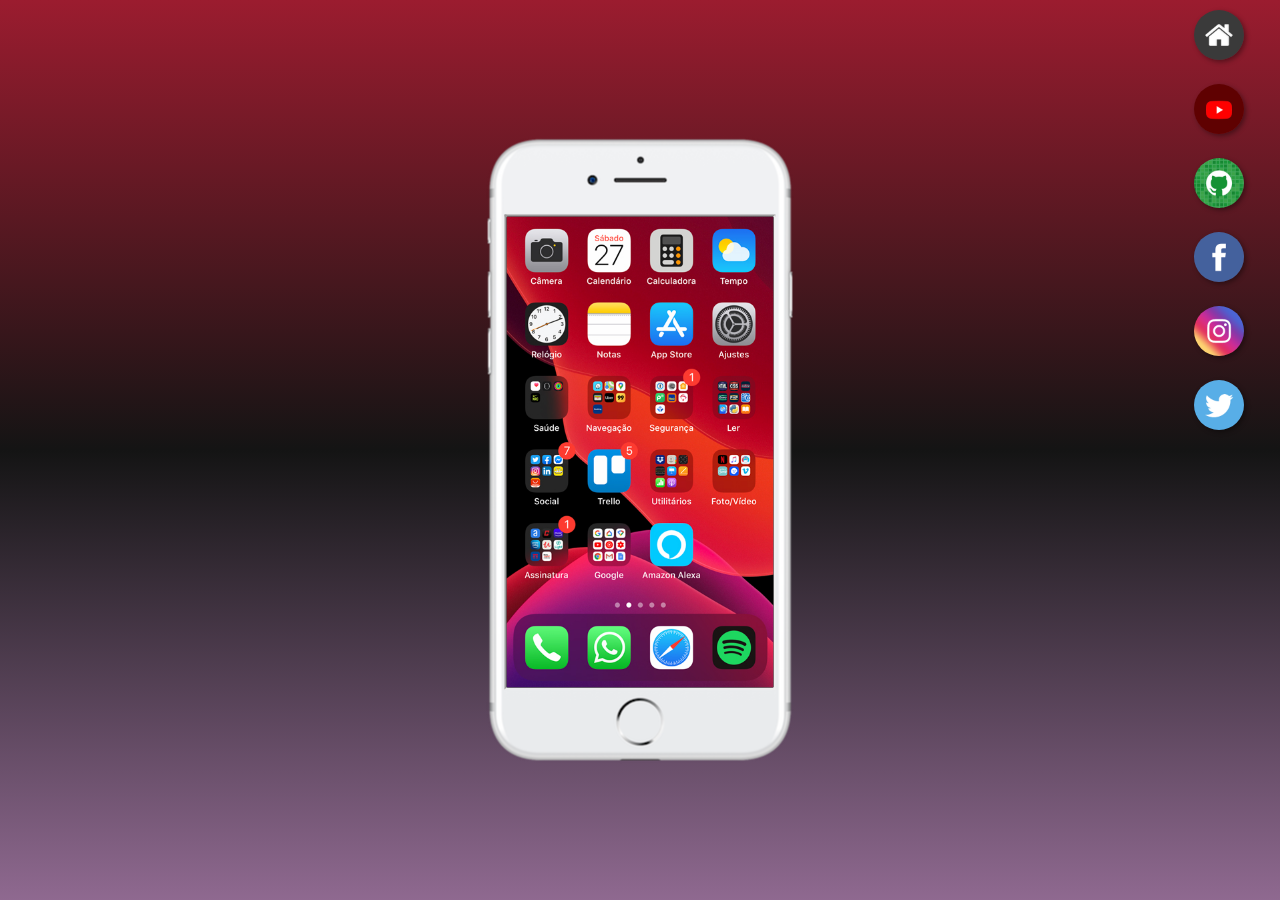
<file: index.html>
<!DOCTYPE html>
<html lang="pt-br">
<head>
    <meta charset="UTF-8">
    <meta name="viewport" content="width=device-width, initial-scale=1.0">
    <!-- 
        --COLOCANDO ICONE DA PÁGINA-- 
    -->
    <link rel="shortcut icon" href="favicon.ico" type="image/x-icon">
    <link rel="stylesheet" href="estilos/style.css" >
    <title>Projeto Redes Sociais</title>
</head>

<body>
    <div class="main">
        <!--
            -- Main --
            O main vai ser o container, onde tera o posicionamento relative
        -->
        <div class="telefone">
            <!--
                 -- Telefone --
                 A div telefone vai ser a imagem do iPhone,
                 onde abrirá o iframe
            -->
            <iframe src="home.html" name="tela" id="tela"></iframe>
            <!--
               -- Iframe --
               O iframe tem que ter o nome e id para demandar onde
               o link vai abrir
            -->
        </div>


            <div class="redes-sociais">
                <a href="home.html" target="tela"><img src="imagens/logo-home.jpg" alt="home"></a><br>
                <a href="youtube.html" target="tela"><img src="imagens/logo-youtube.jpg" alt="youtube"></a><br>
                <a href="github.html" target="tela"><img src="imagens/logo-github.jpg" alt="github"></a><br>
                <a href="facebook.html" target="tela"><img src="imagens/logo-facebook.jpg" alt="facebook"></a><br>
                <a href="instagram.html" target="tela"><img src="imagens/logo-instagram.jpg" alt="instagram"></a><br>
                <a href="twitter.html" target="tela"><img src="imagens/logo-twitter.jpg" alt="twitter"></a><br>
               
                <!--
                   -- Links --
                   Os links da página precisam ter o target
                   que é onde os links vão ser abertos,
                   nesse caso será dentro do iframe.
                -->

            </div>
    </div>
</body>
</html>
</file>
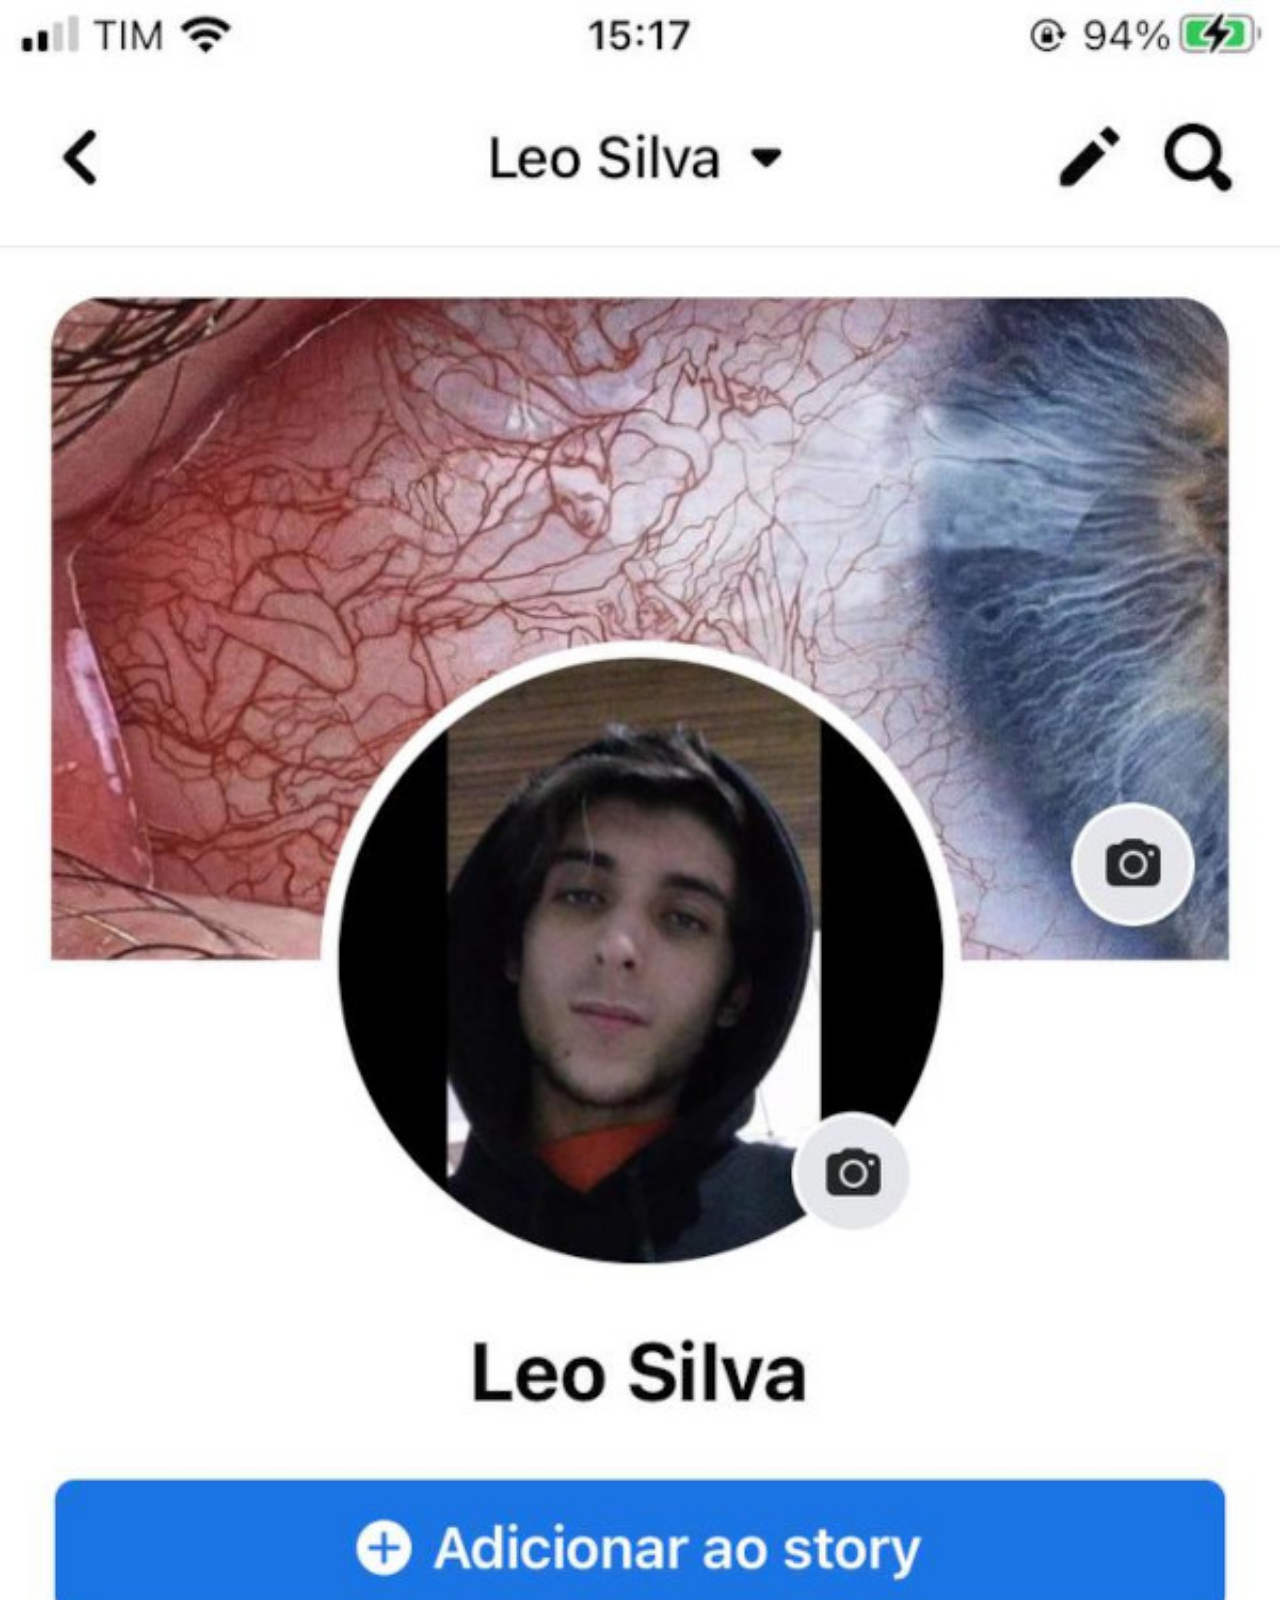
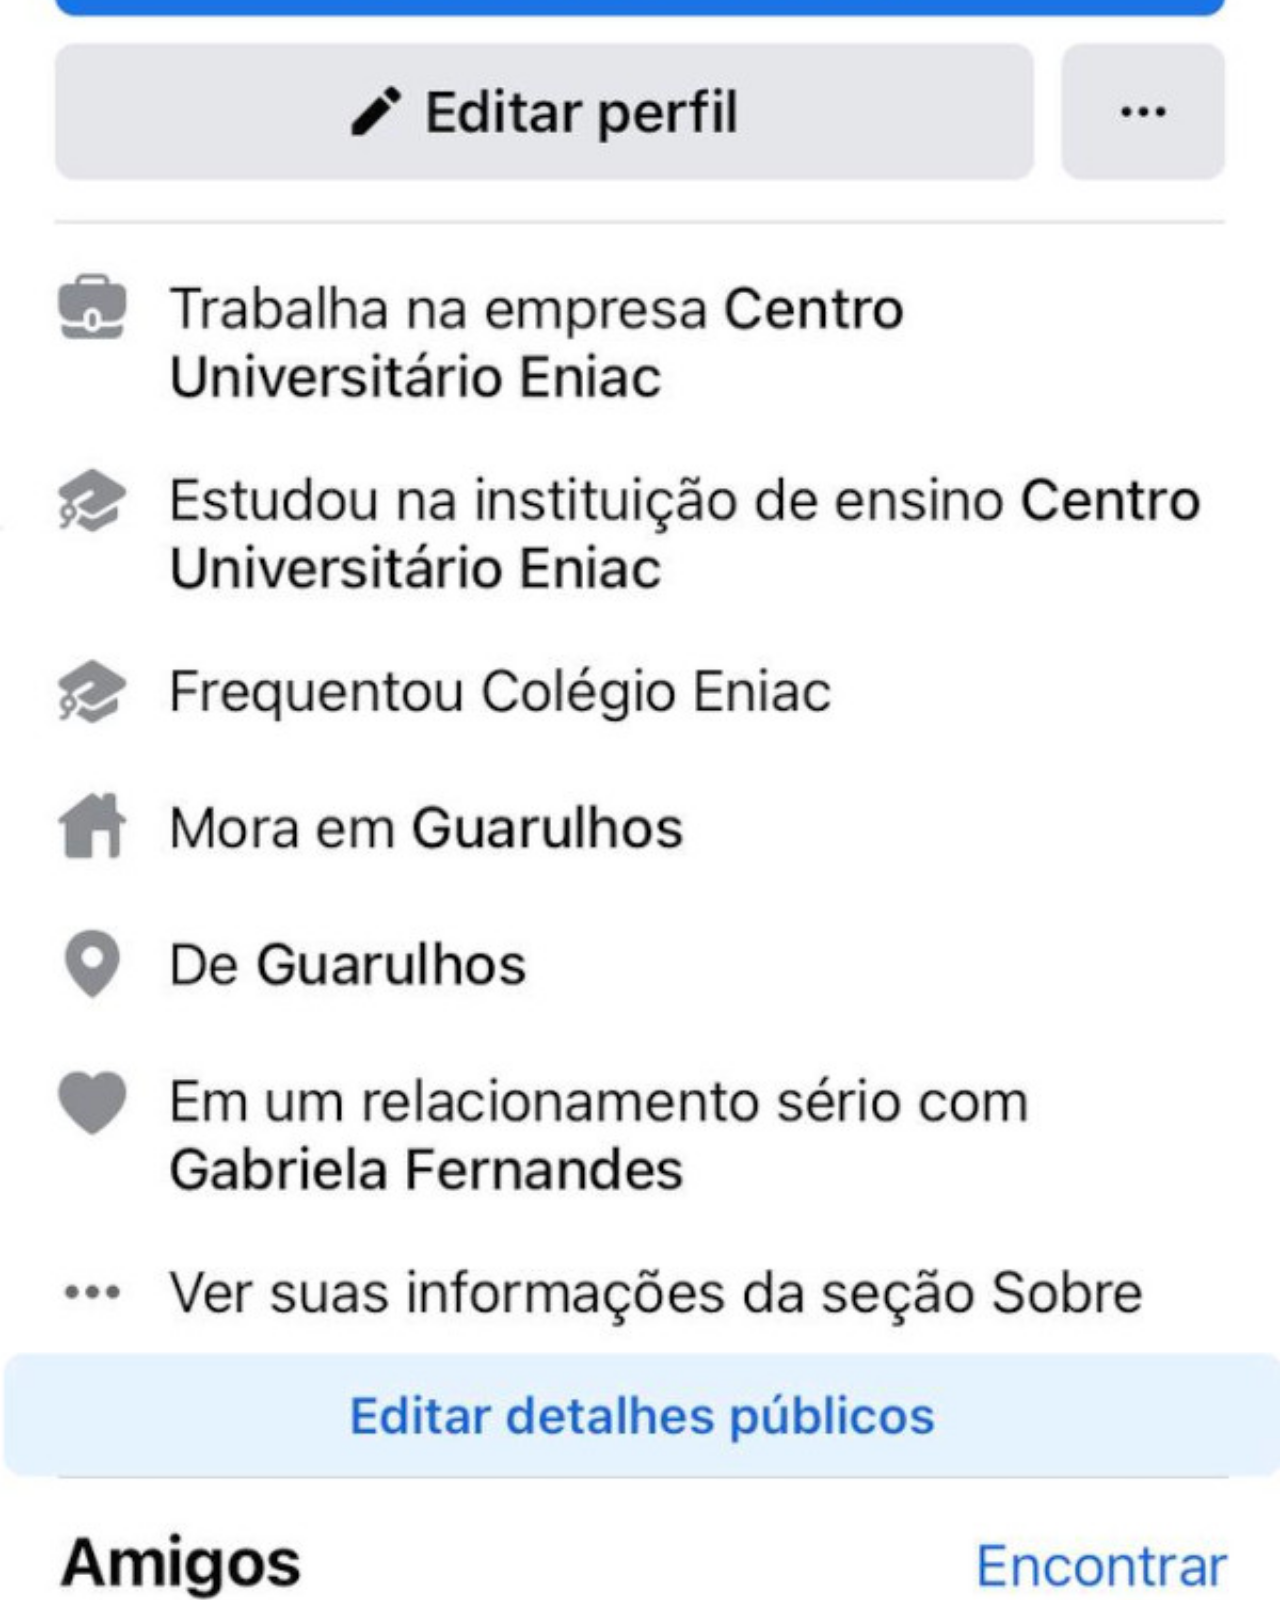
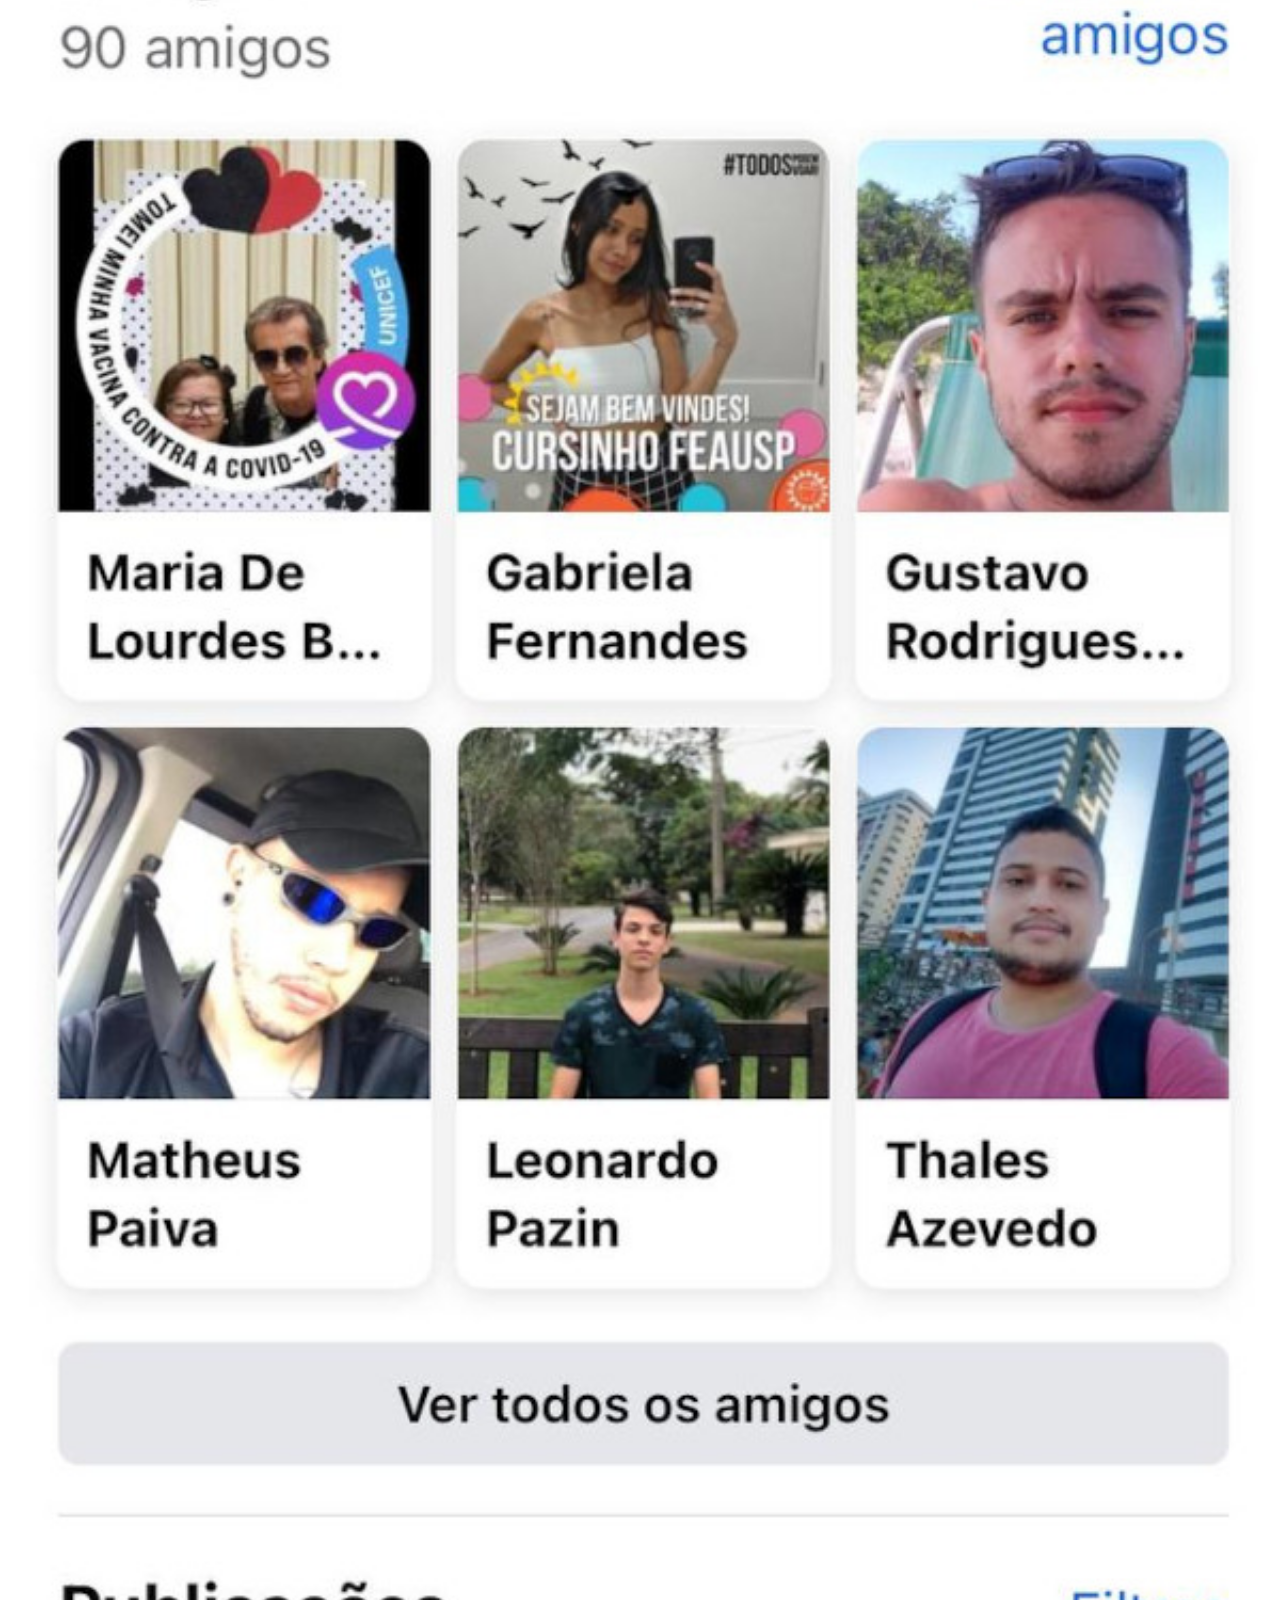
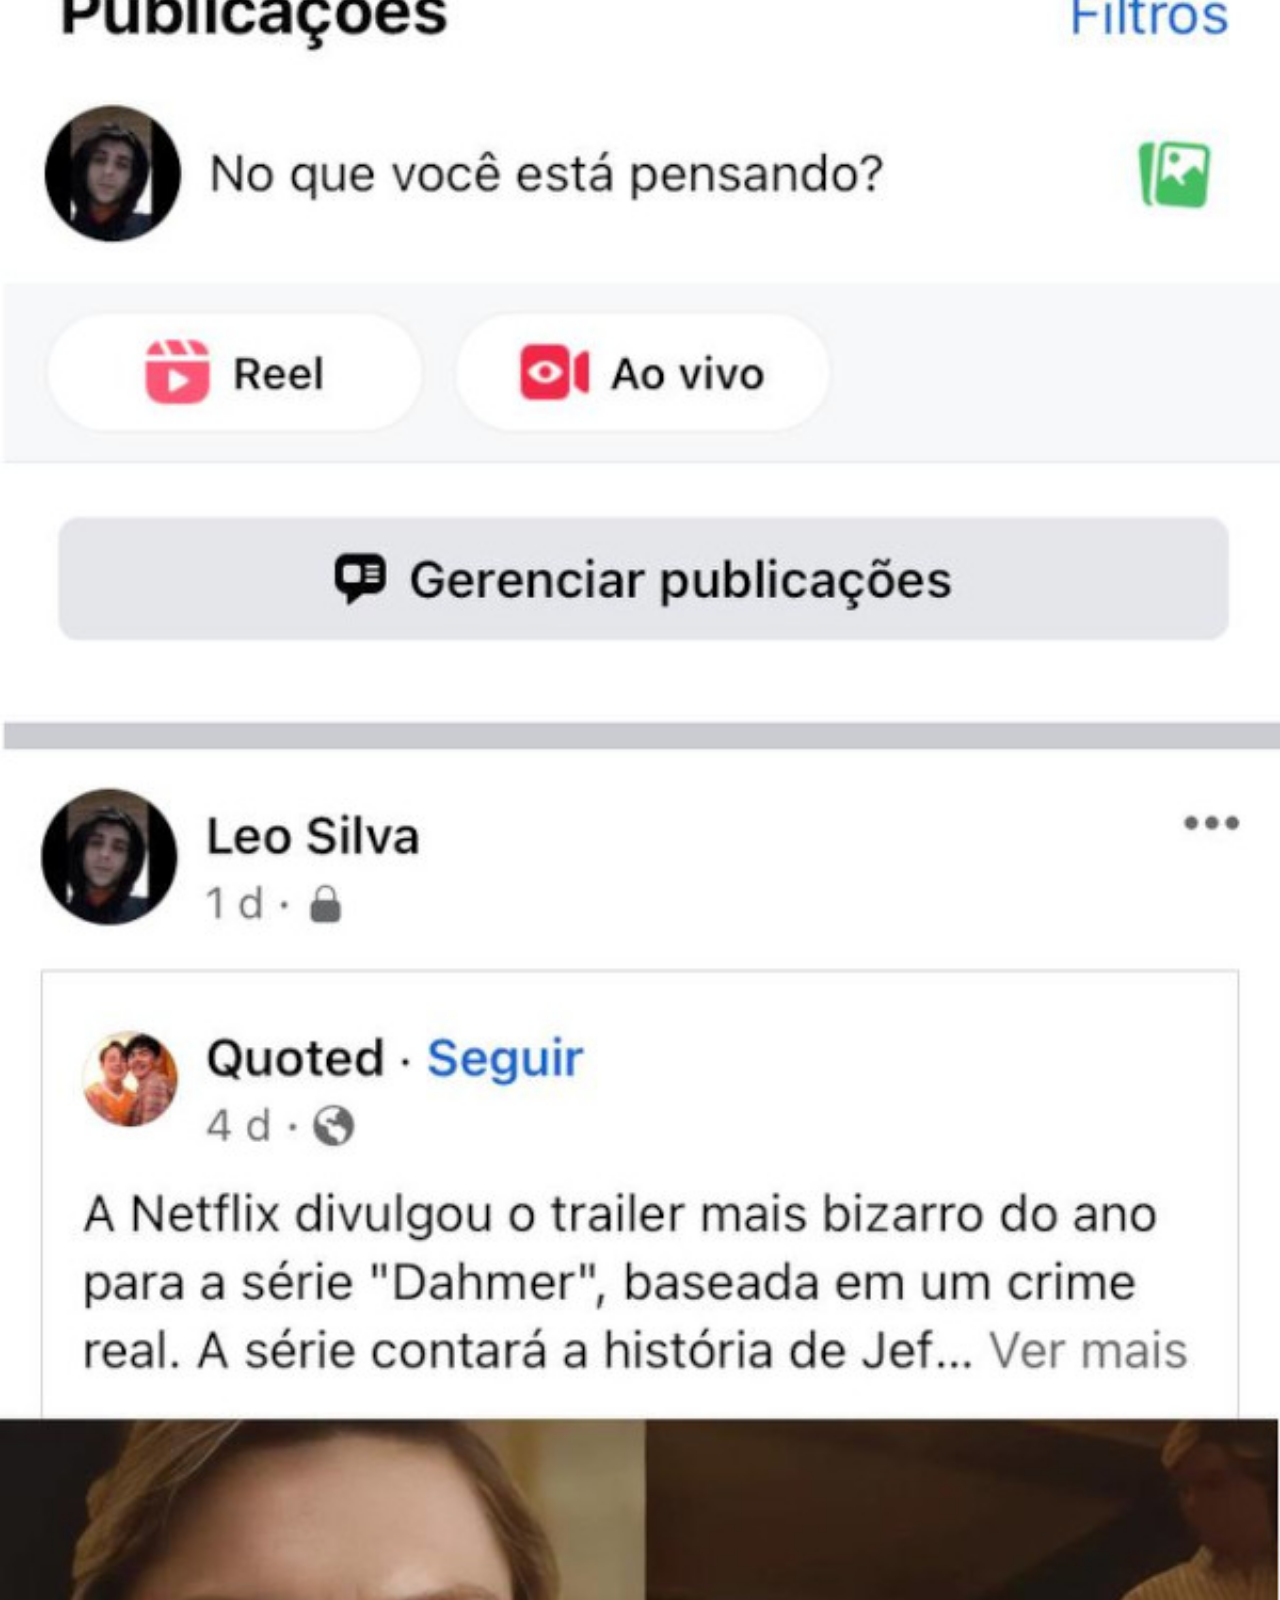
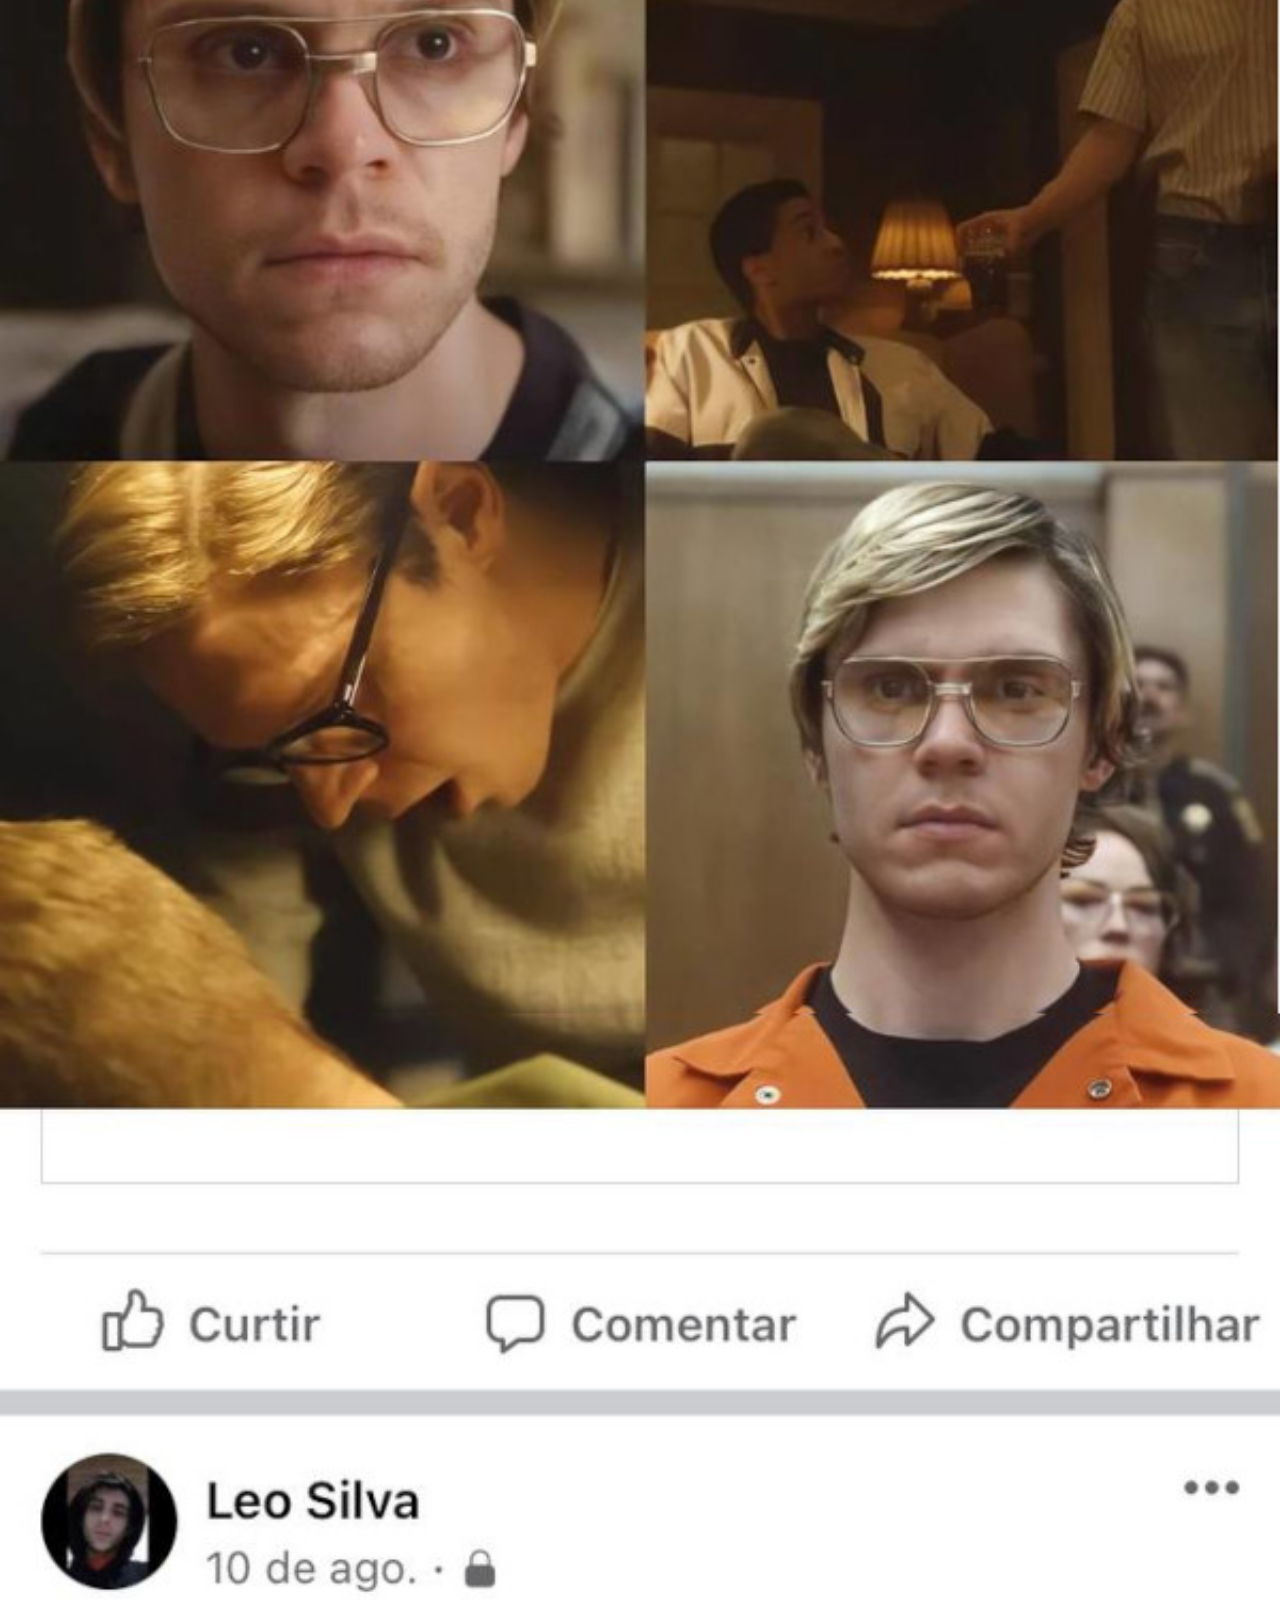
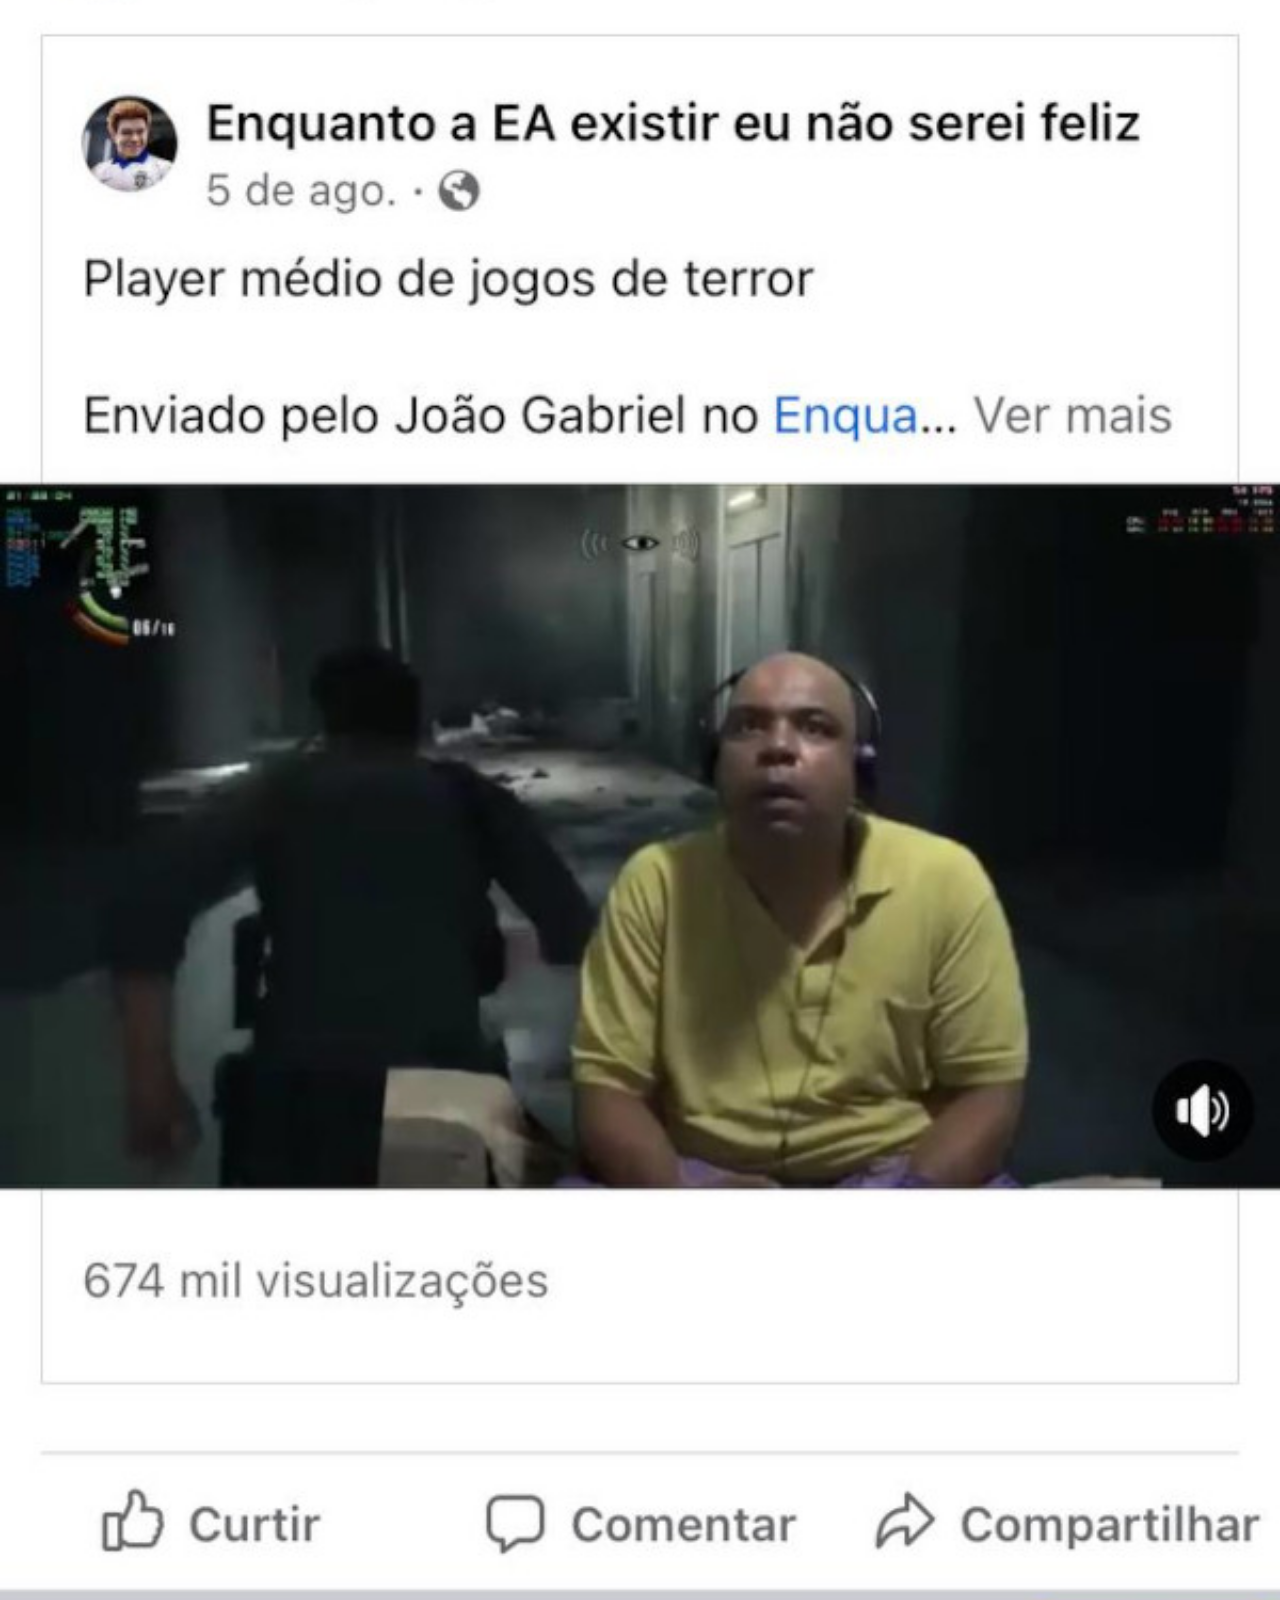
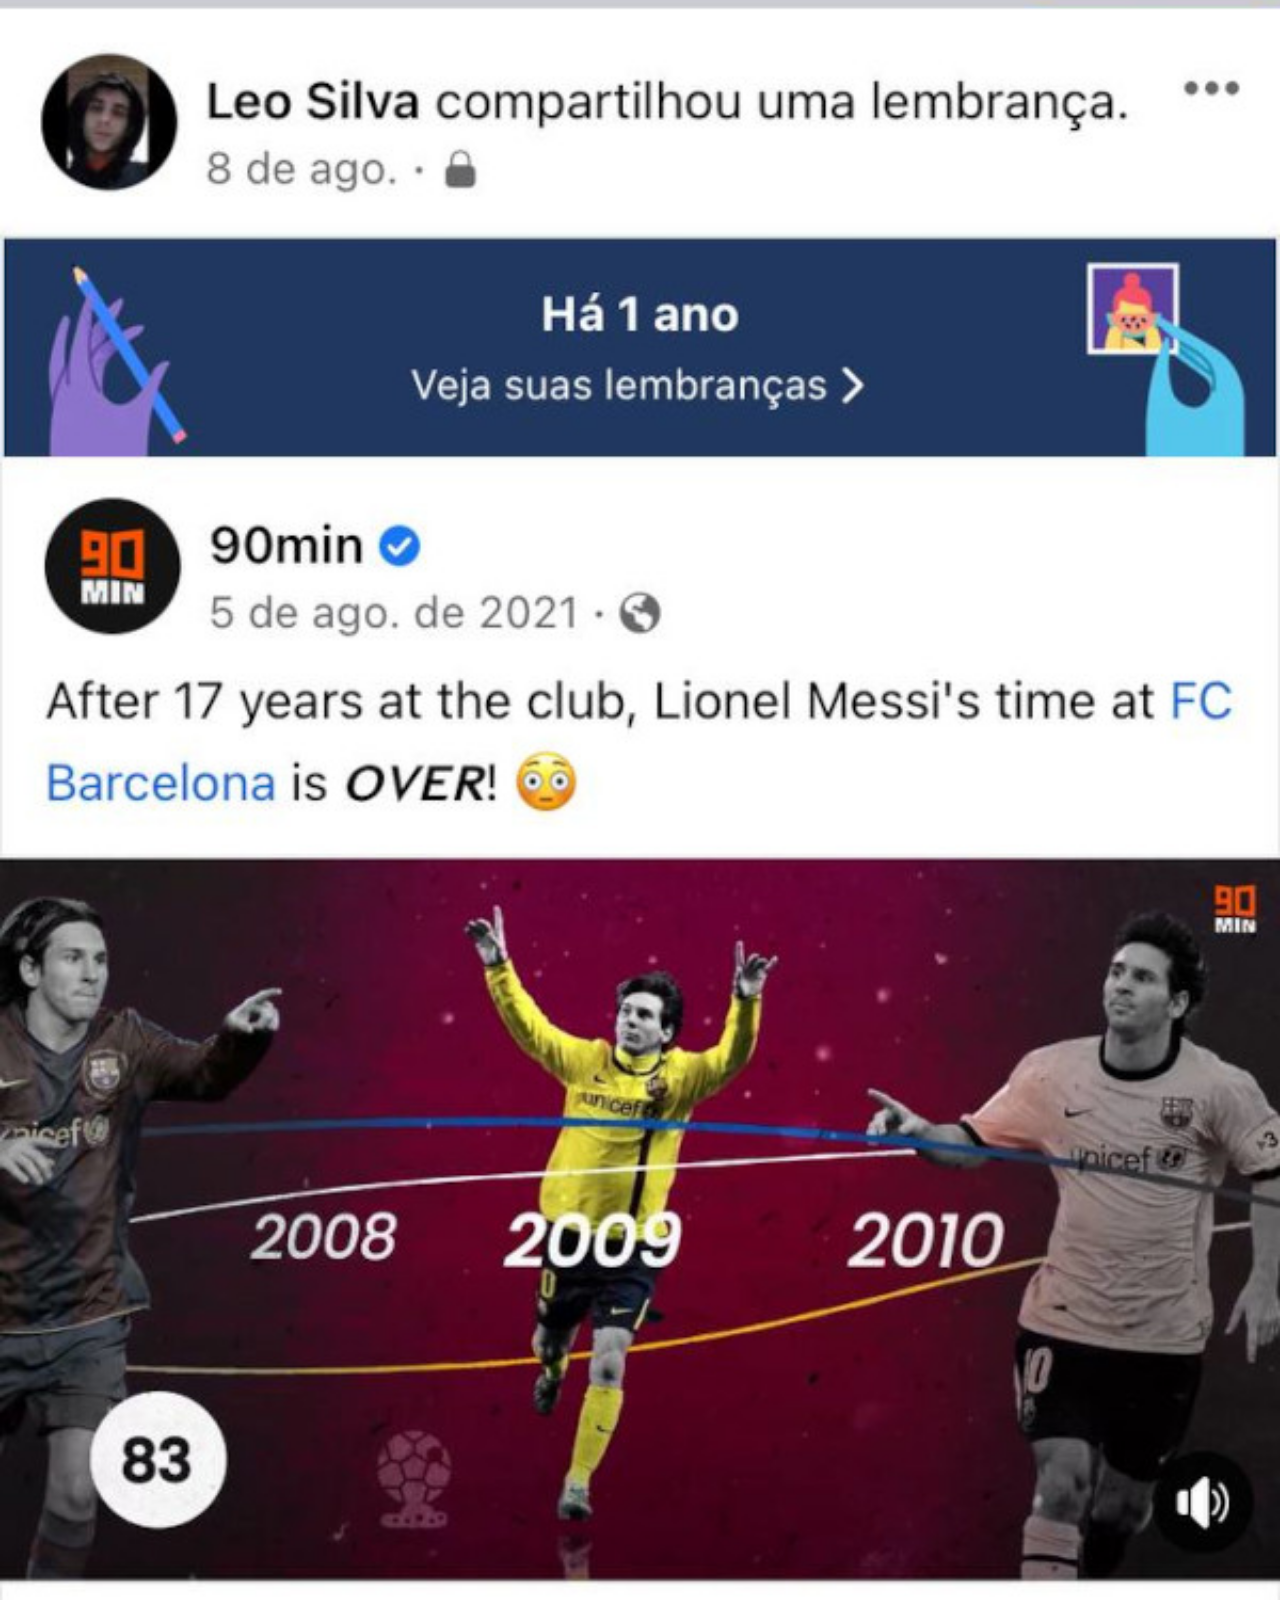
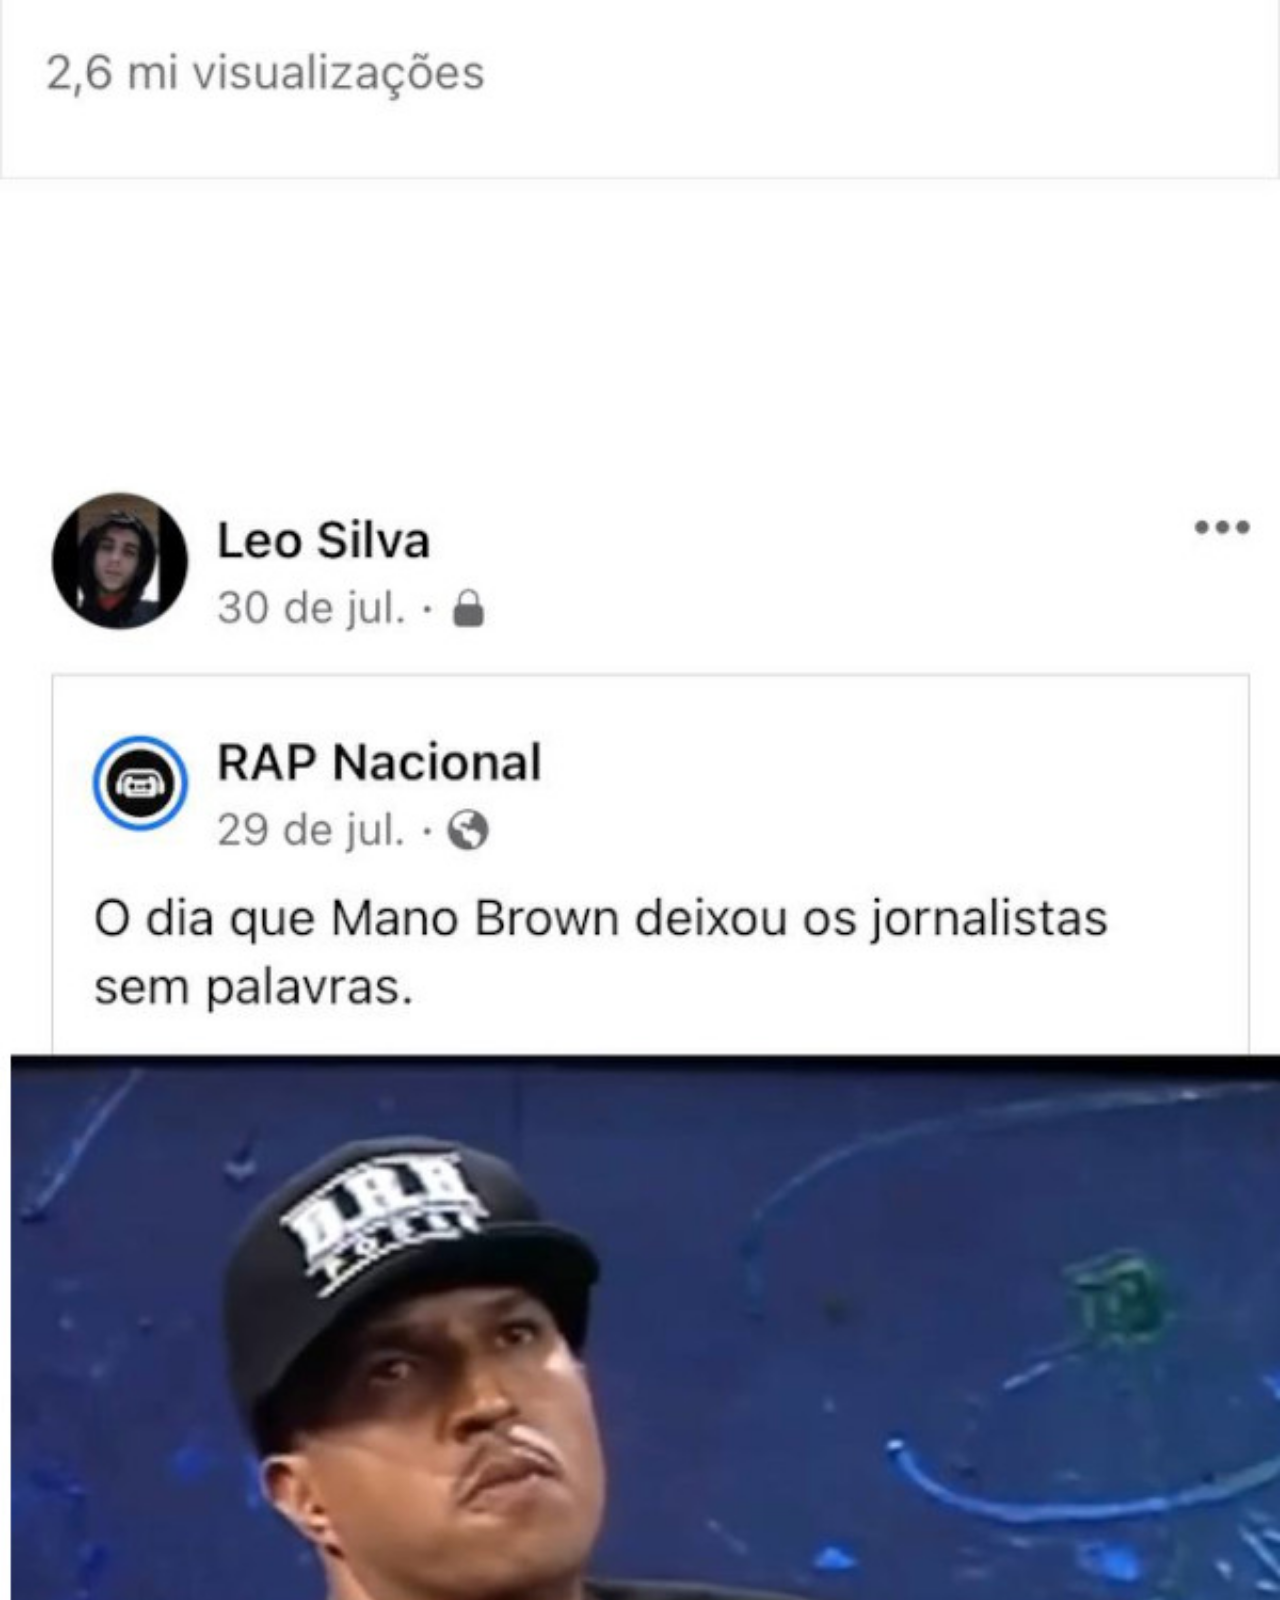
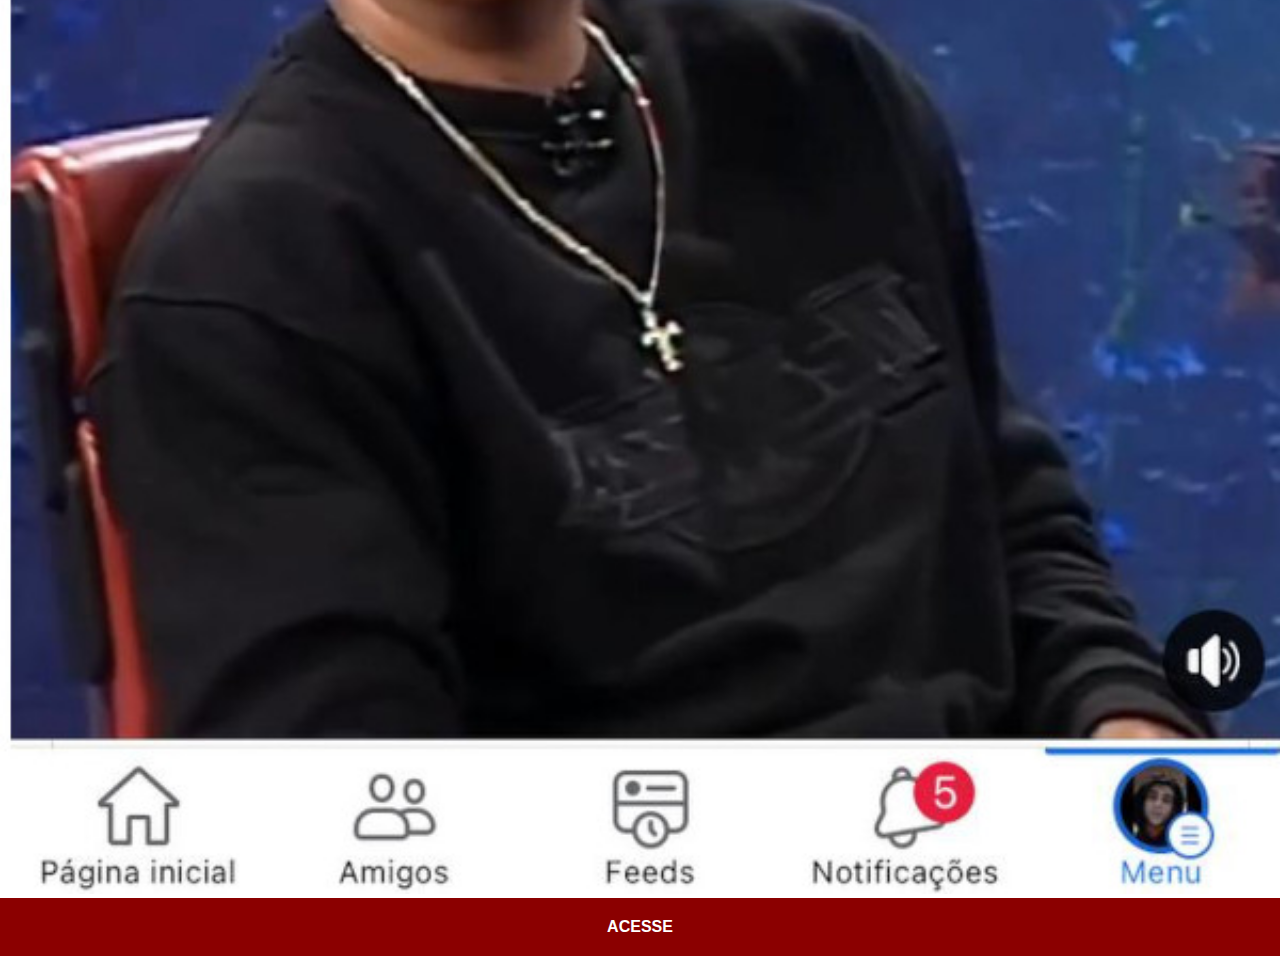
<file: facebook.html>
<!DOCTYPE html>
<html lang="pt-br">
<head>
    <meta charset="UTF-8">
    <meta name="viewport" content="width=device-width, initial-scale=1.0">
    <title>facebook</title>
    <link rel="stylesheet" href="estilos/socials.css">
</head>
<body>
    <img src="imagens/tela-facebook.jpg" alt="facebook">
    <a href="https://www.facebook.com/mauricy.leonardo" target="_blank">ACESSE
    </a>
</body>
</html>
</file>
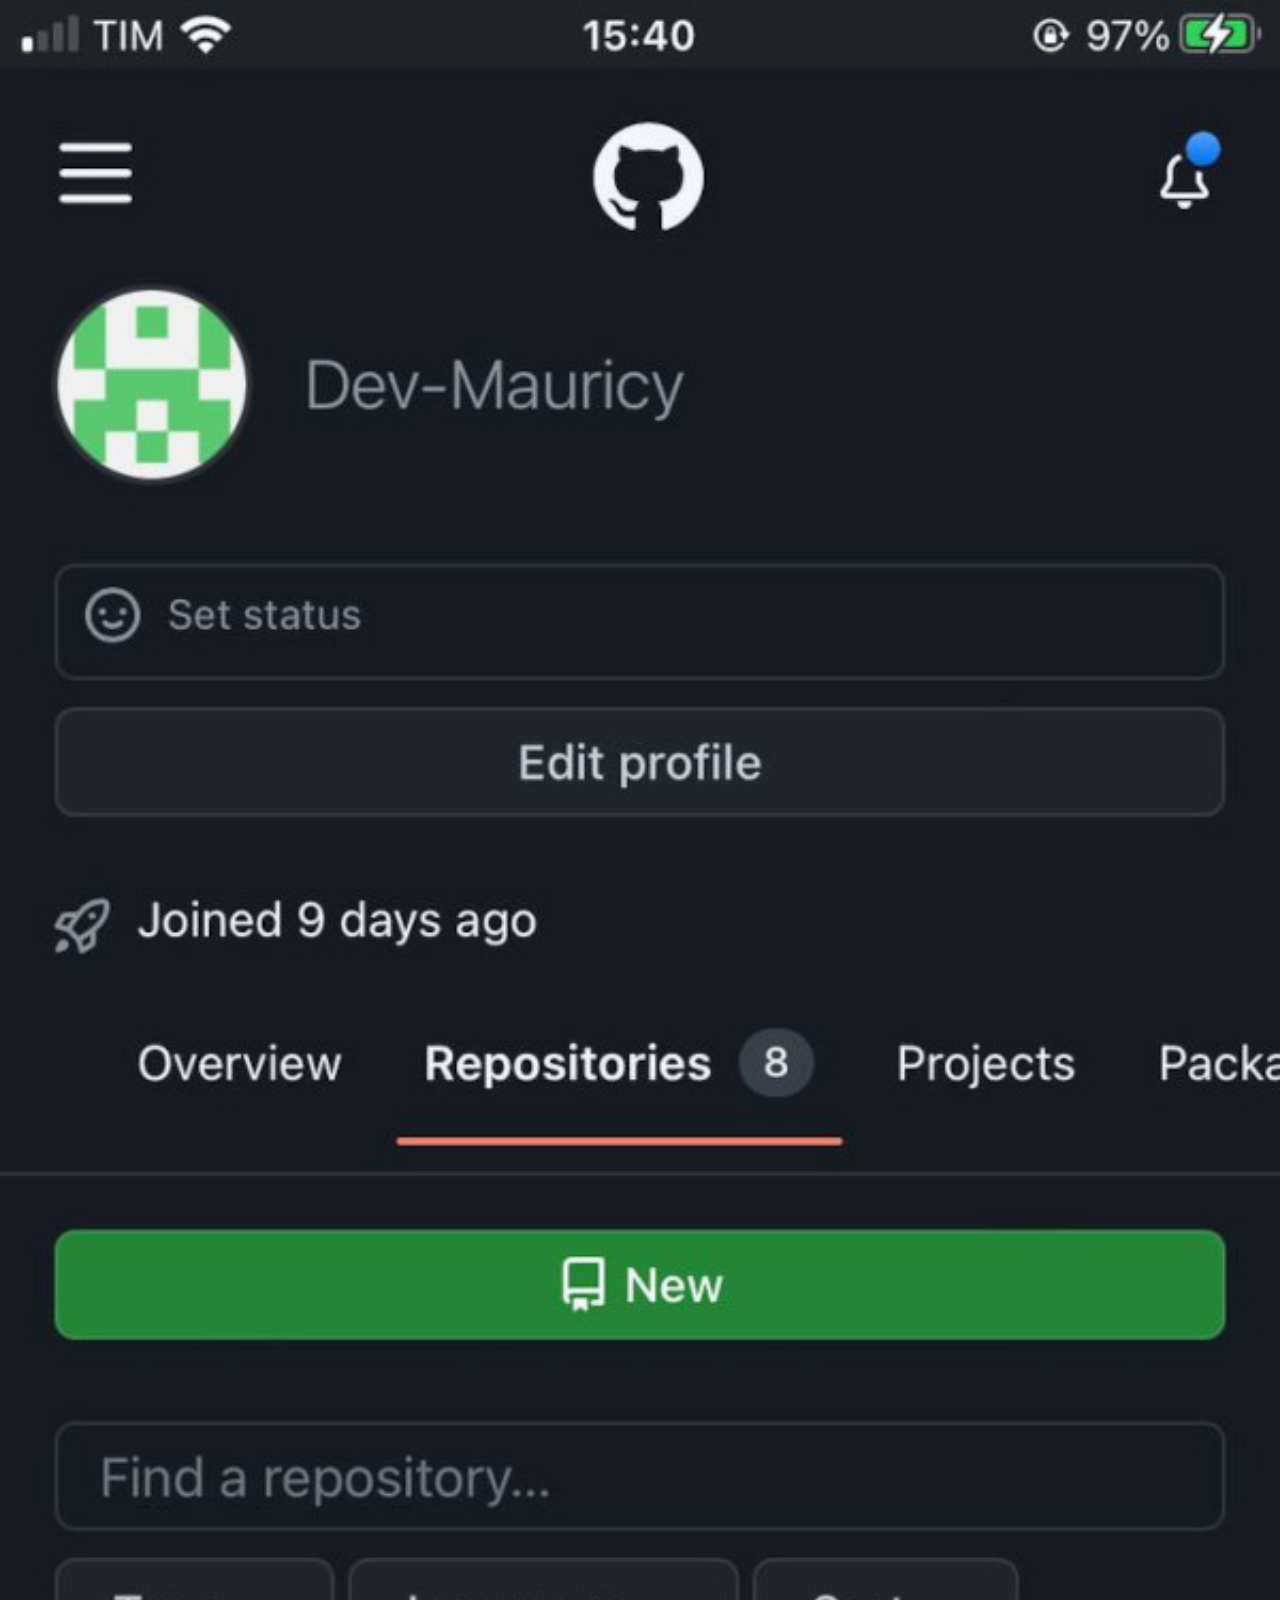
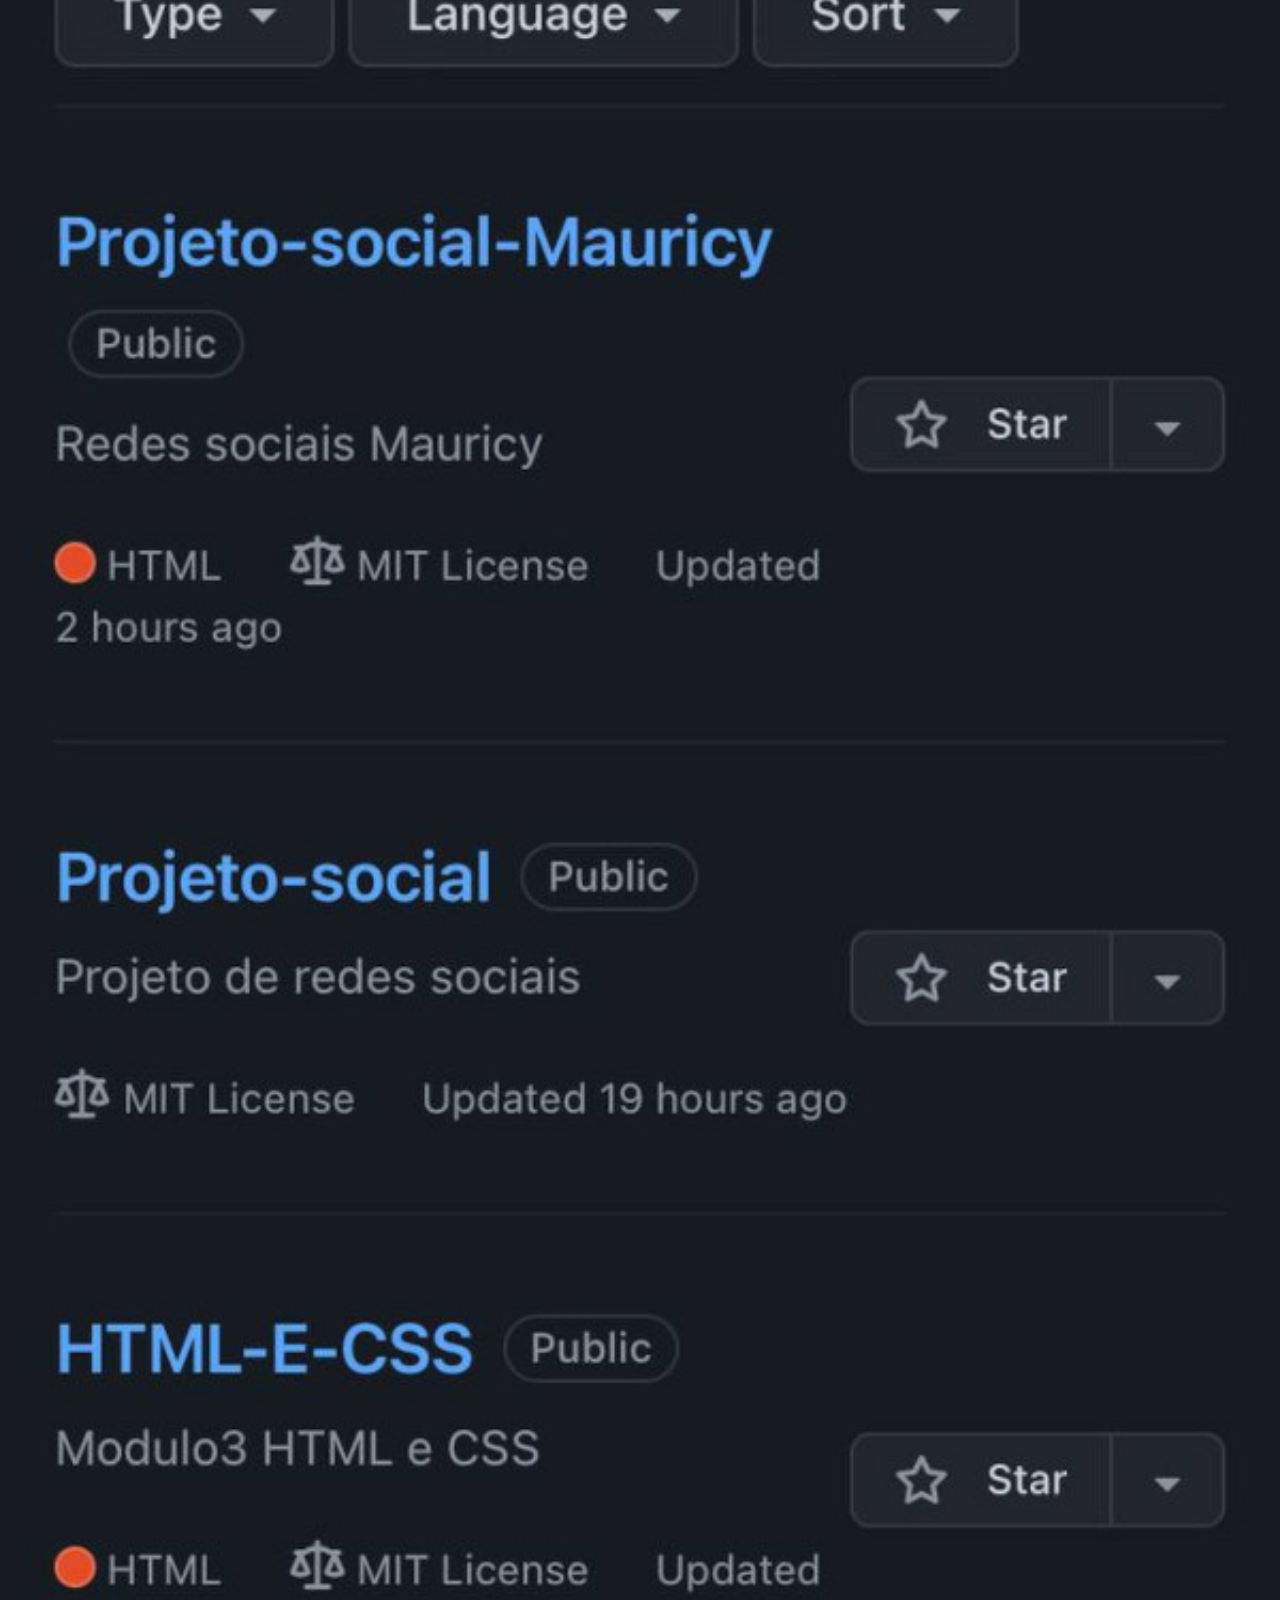
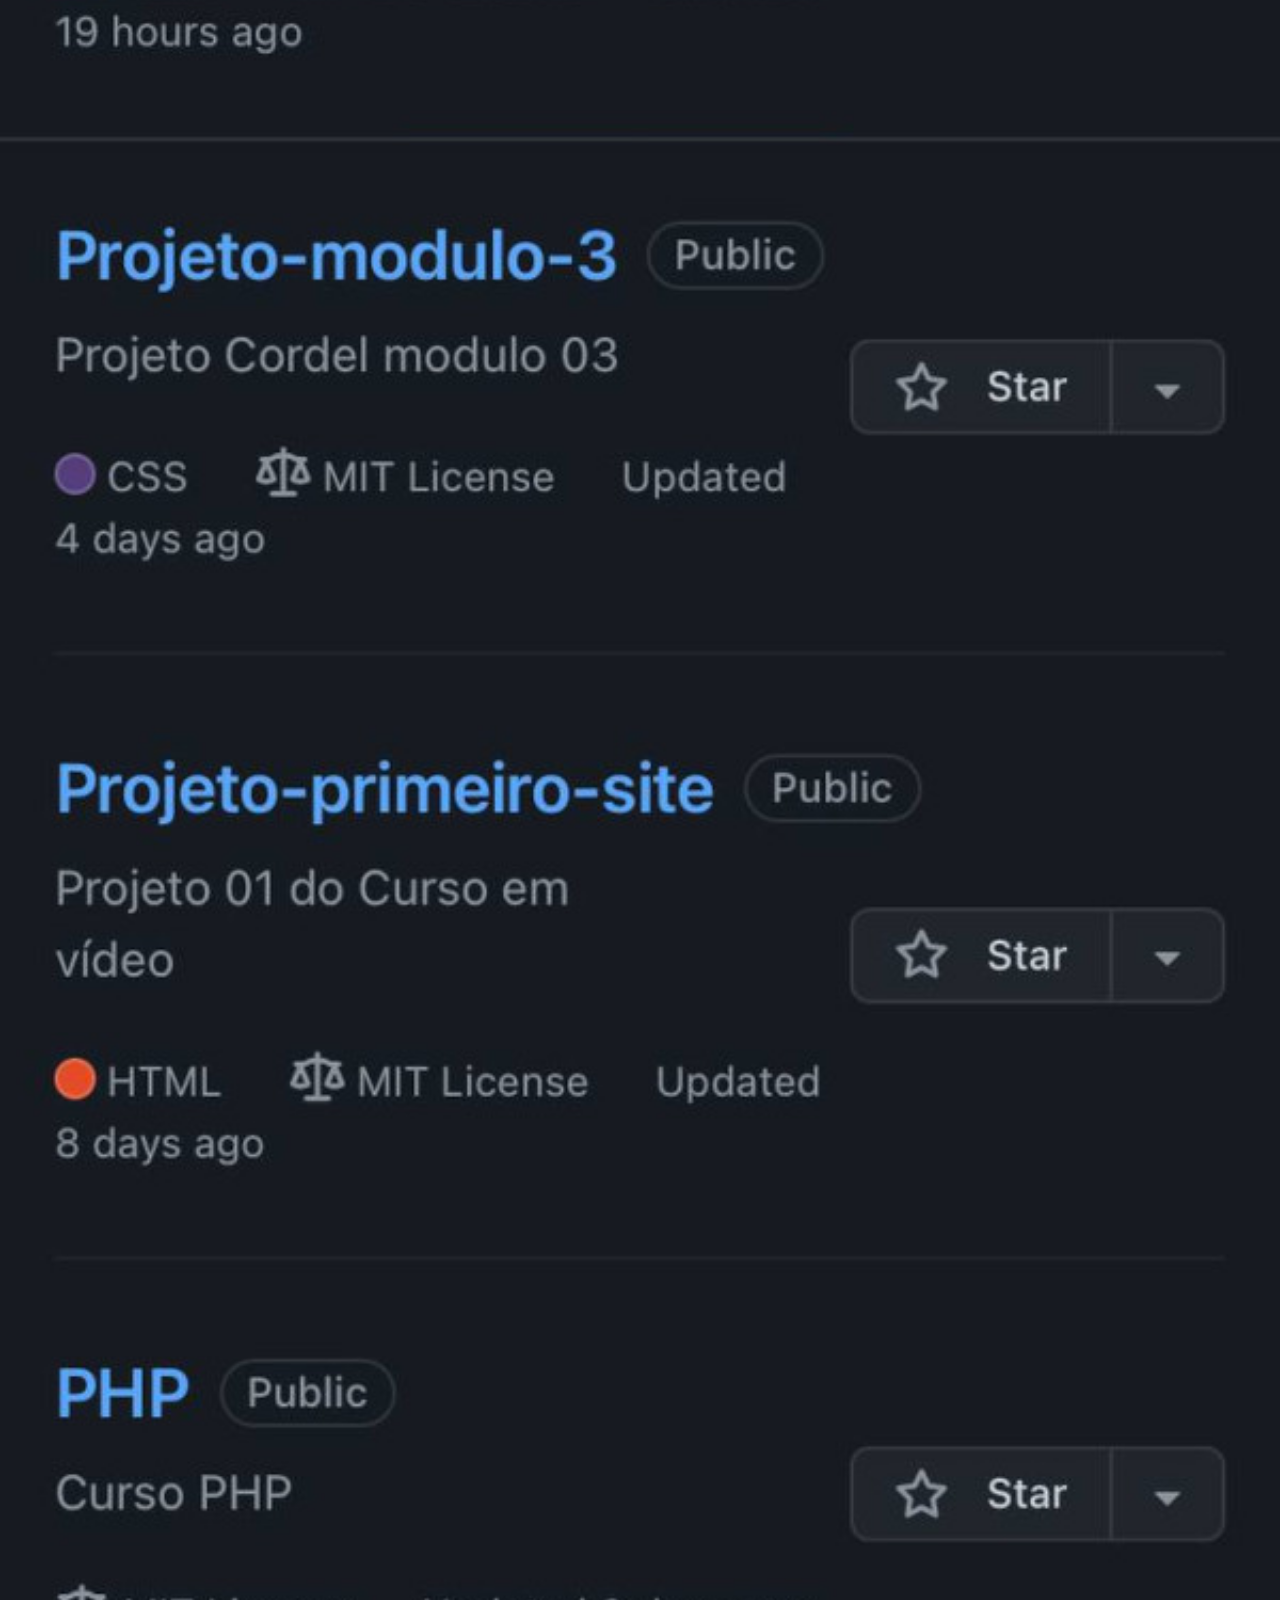
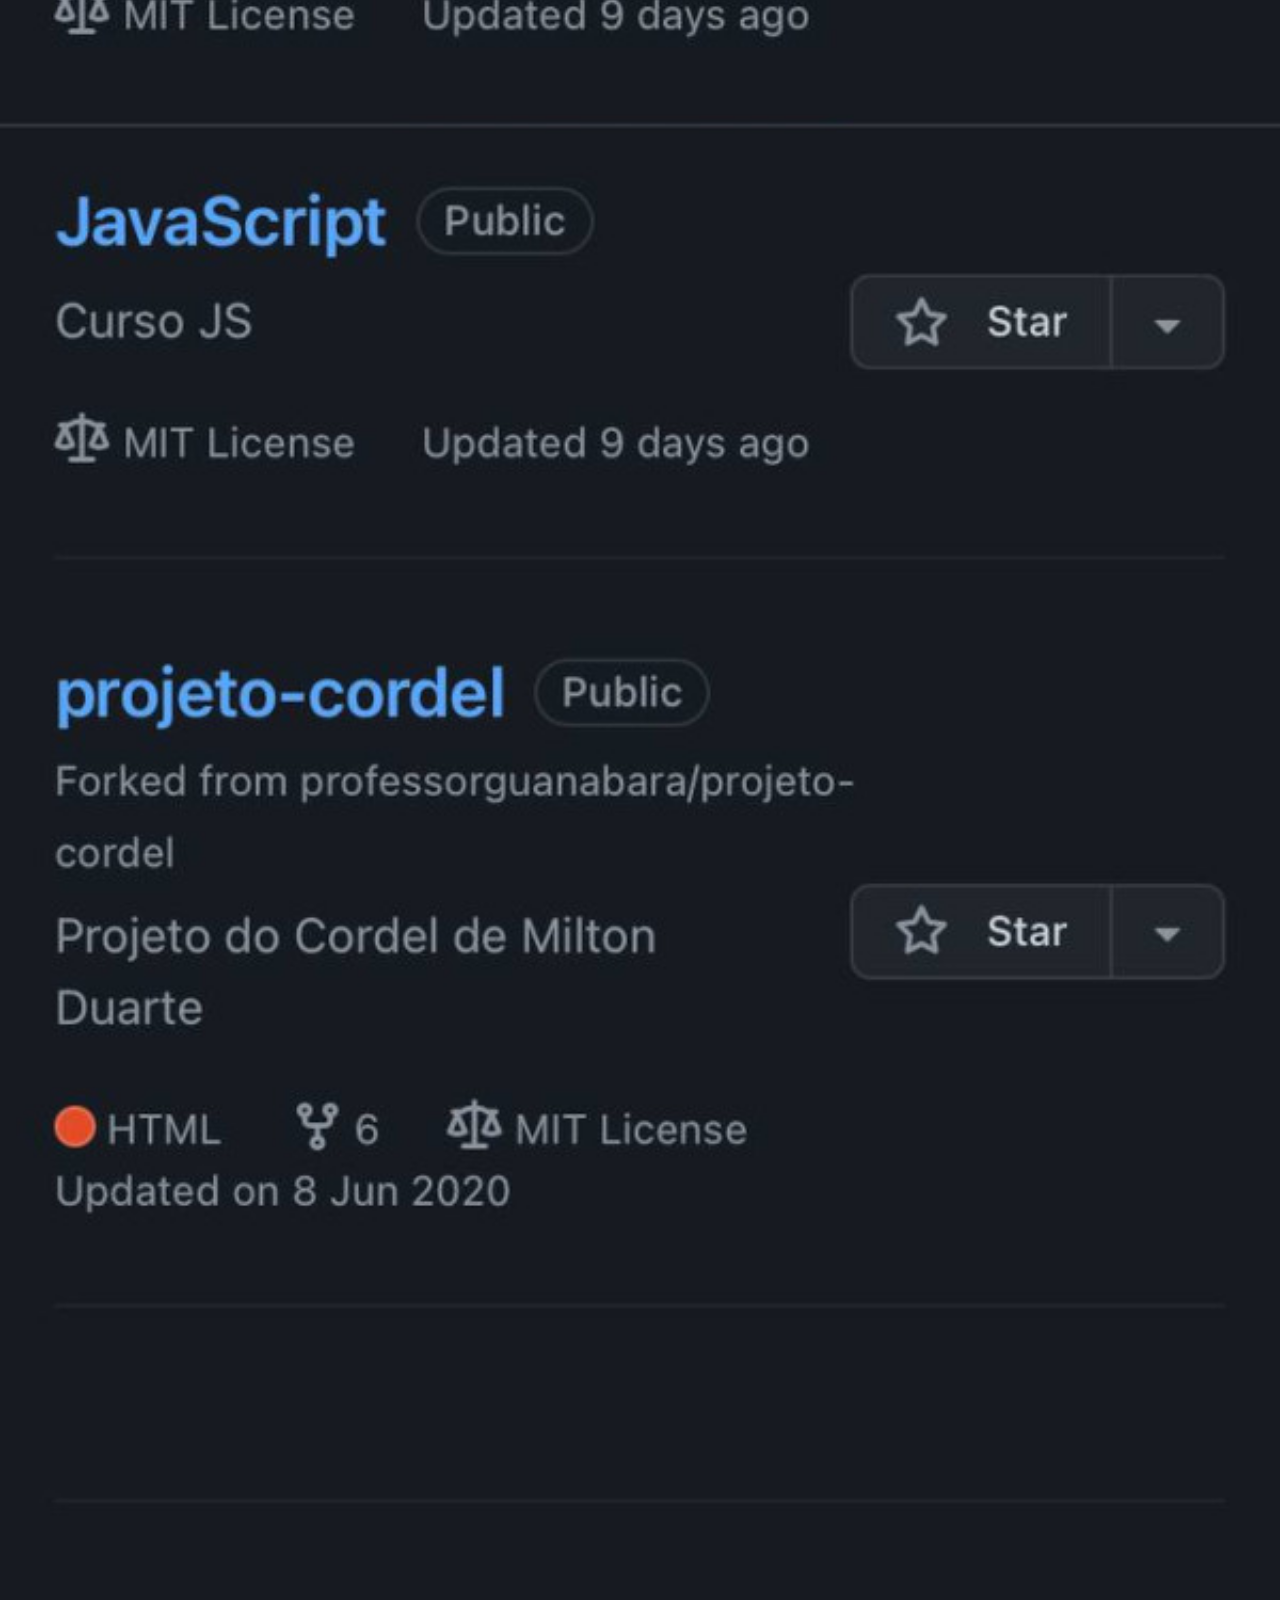
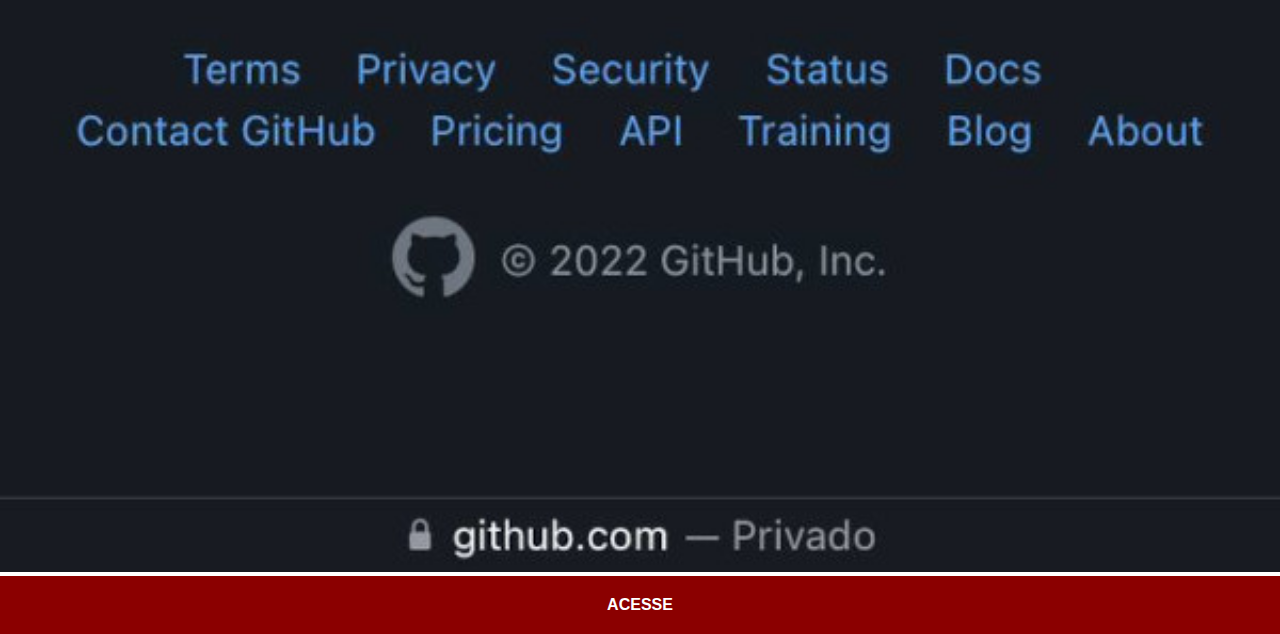
<file: github.html>
<!DOCTYPE html>
<html lang="pt-br">
<head>
    <meta charset="UTF-8">
    <meta name="viewport" content="width=device-width, initial-scale=1.0">
    <title>github</title>
    <link rel="stylesheet" href="estilos/socials.css">
</head>
<body>
    <img src="imagens/tela-github.jpg" alt="github">
    <a href="https://github.com/Dev-Mauricy" target="_blank">ACESSE</a>
</body>
</html>
</file>
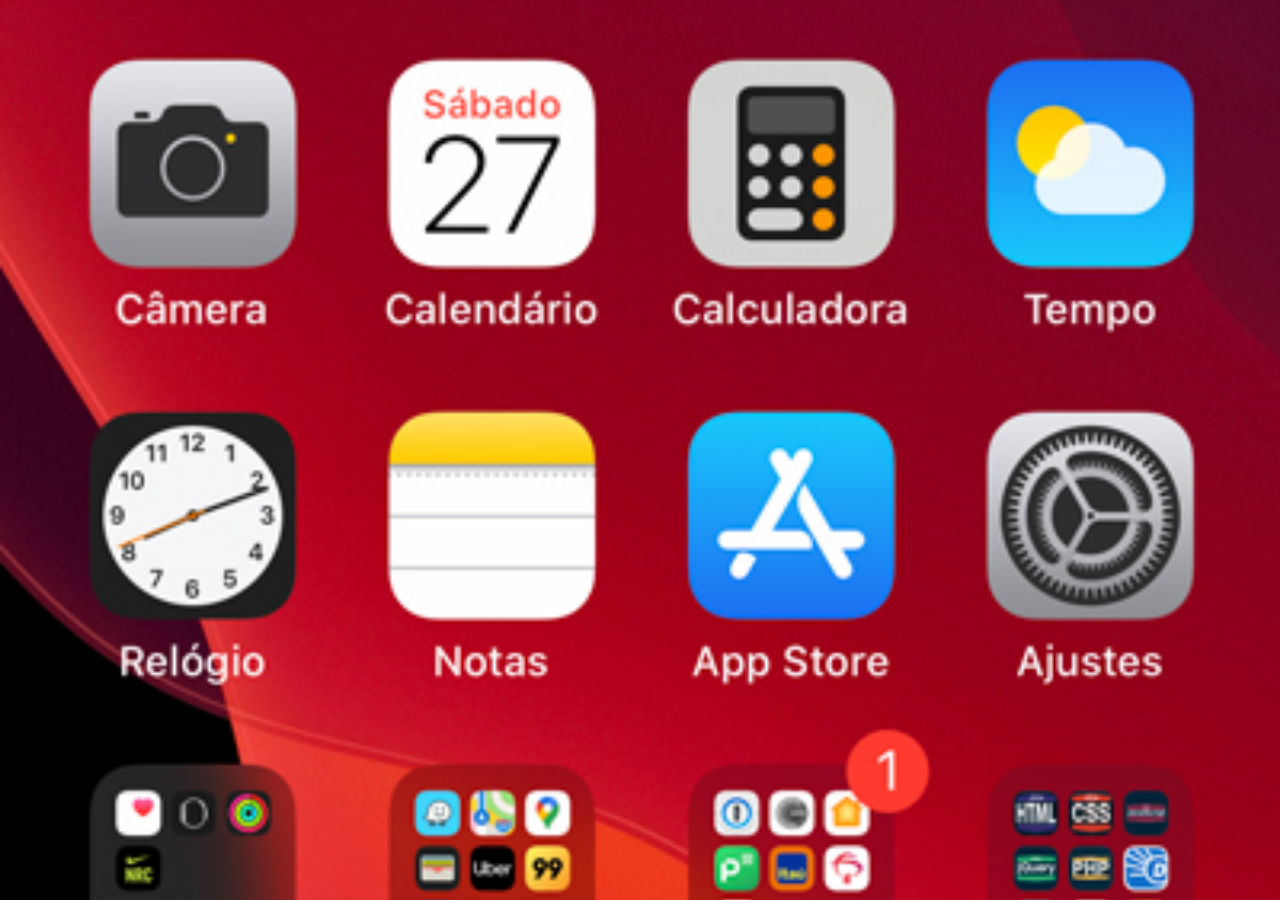
<file: home.html>
<!DOCTYPE html>
<html lang="pt-br">
<head>
    <meta charset="UTF-8">
    <meta name="viewport" content="width=device-width, initial-scale=1.0">
    <title>Home</title>
    <style>
        *{
            margin: 0px;
            padding: 0px;
        }

        body{
            width: 100vw;
            height: 100vh;
            background: black url('imagens/tela-home.jpg') no-repeat
            top center;
            /*-- Background-size: cover-- 
                Para cobrir o tamanho do iframe por completo*/
            background-size: cover;
        }
    </style>
</head>
<body>
    
</body>
</html>
</file>
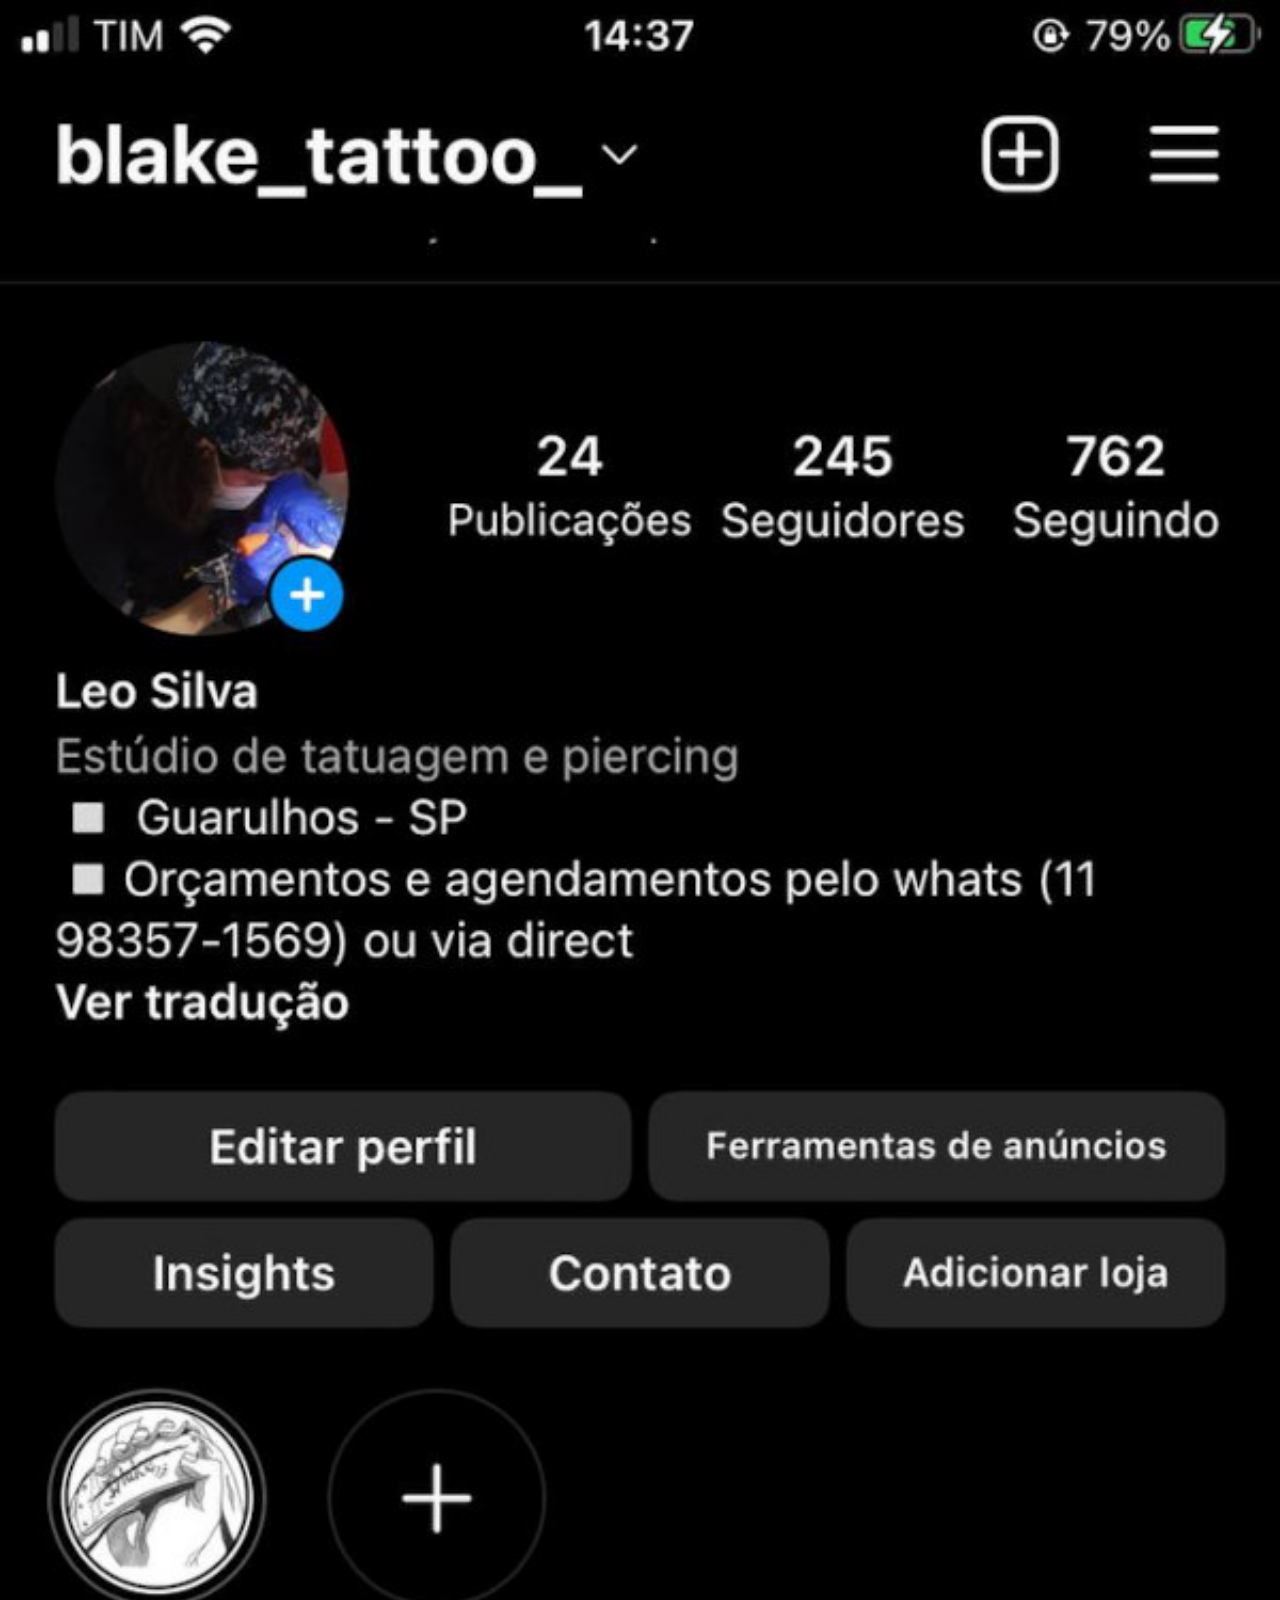
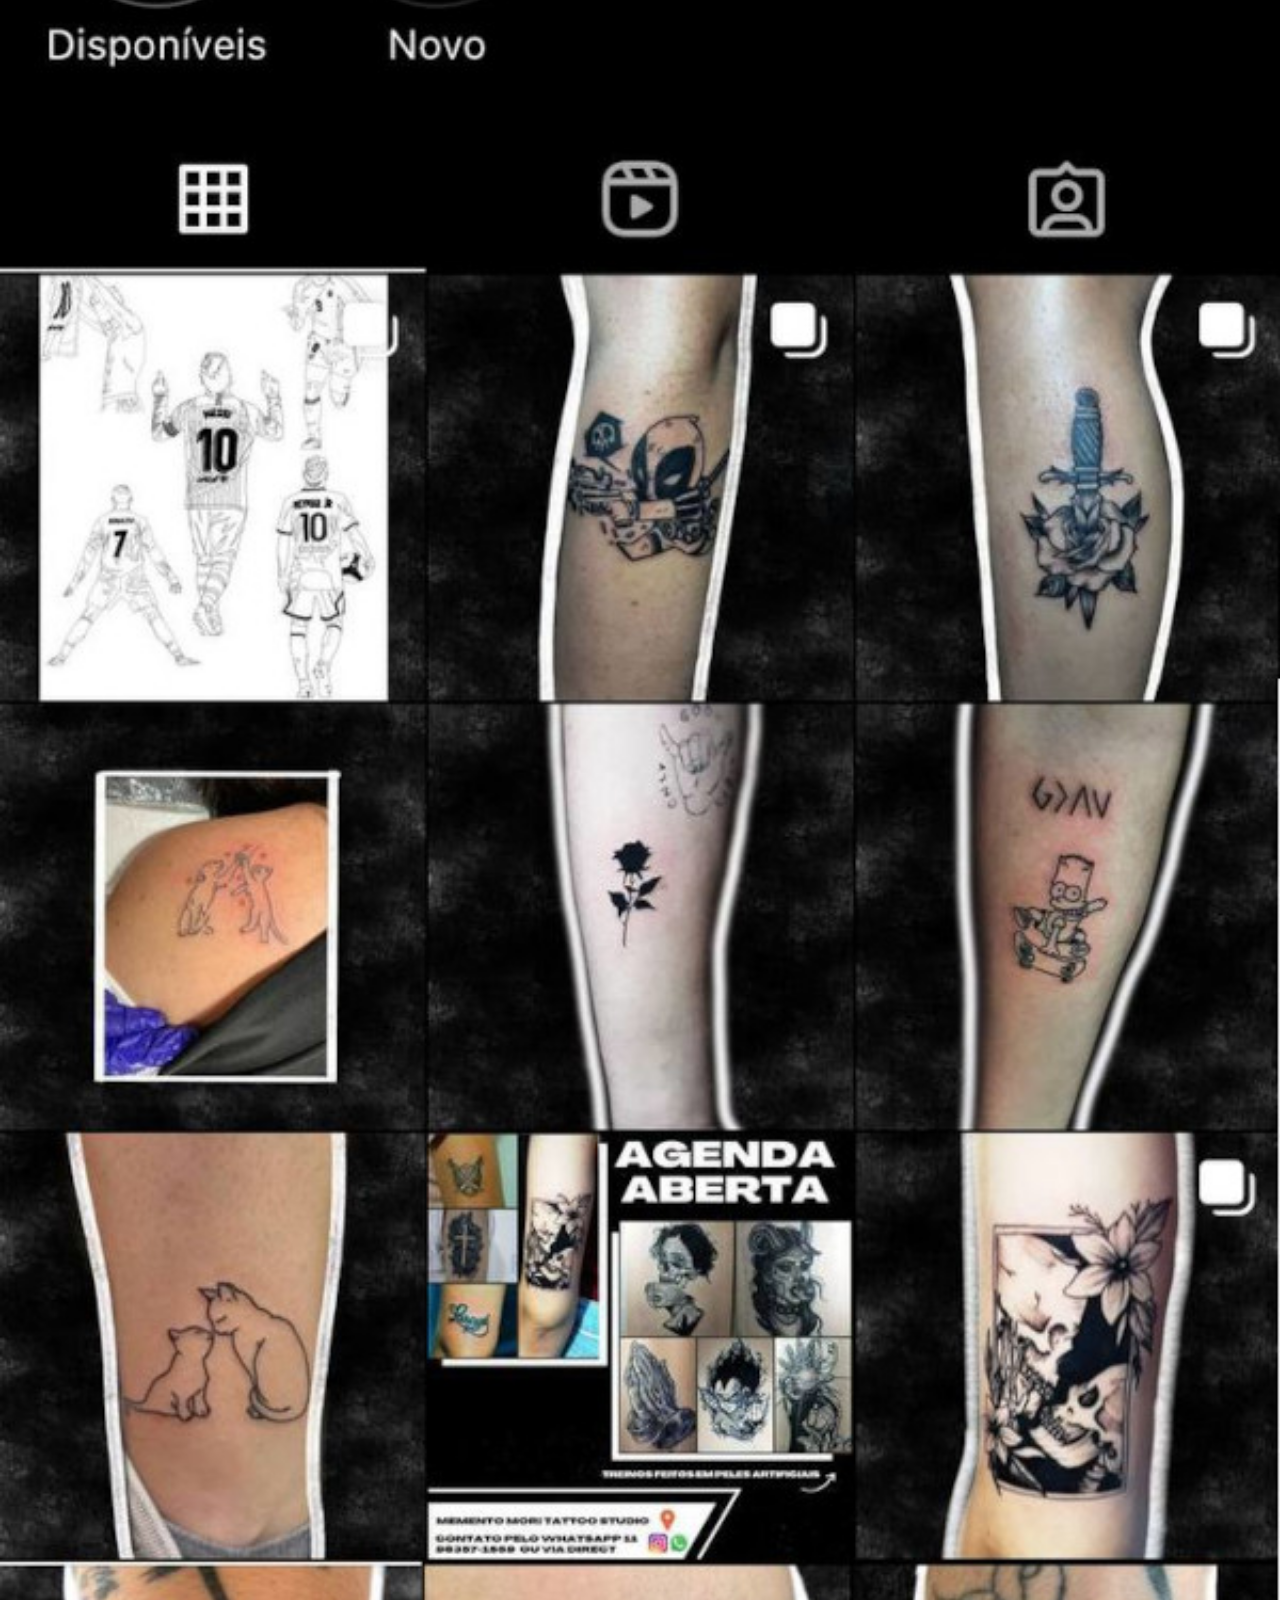
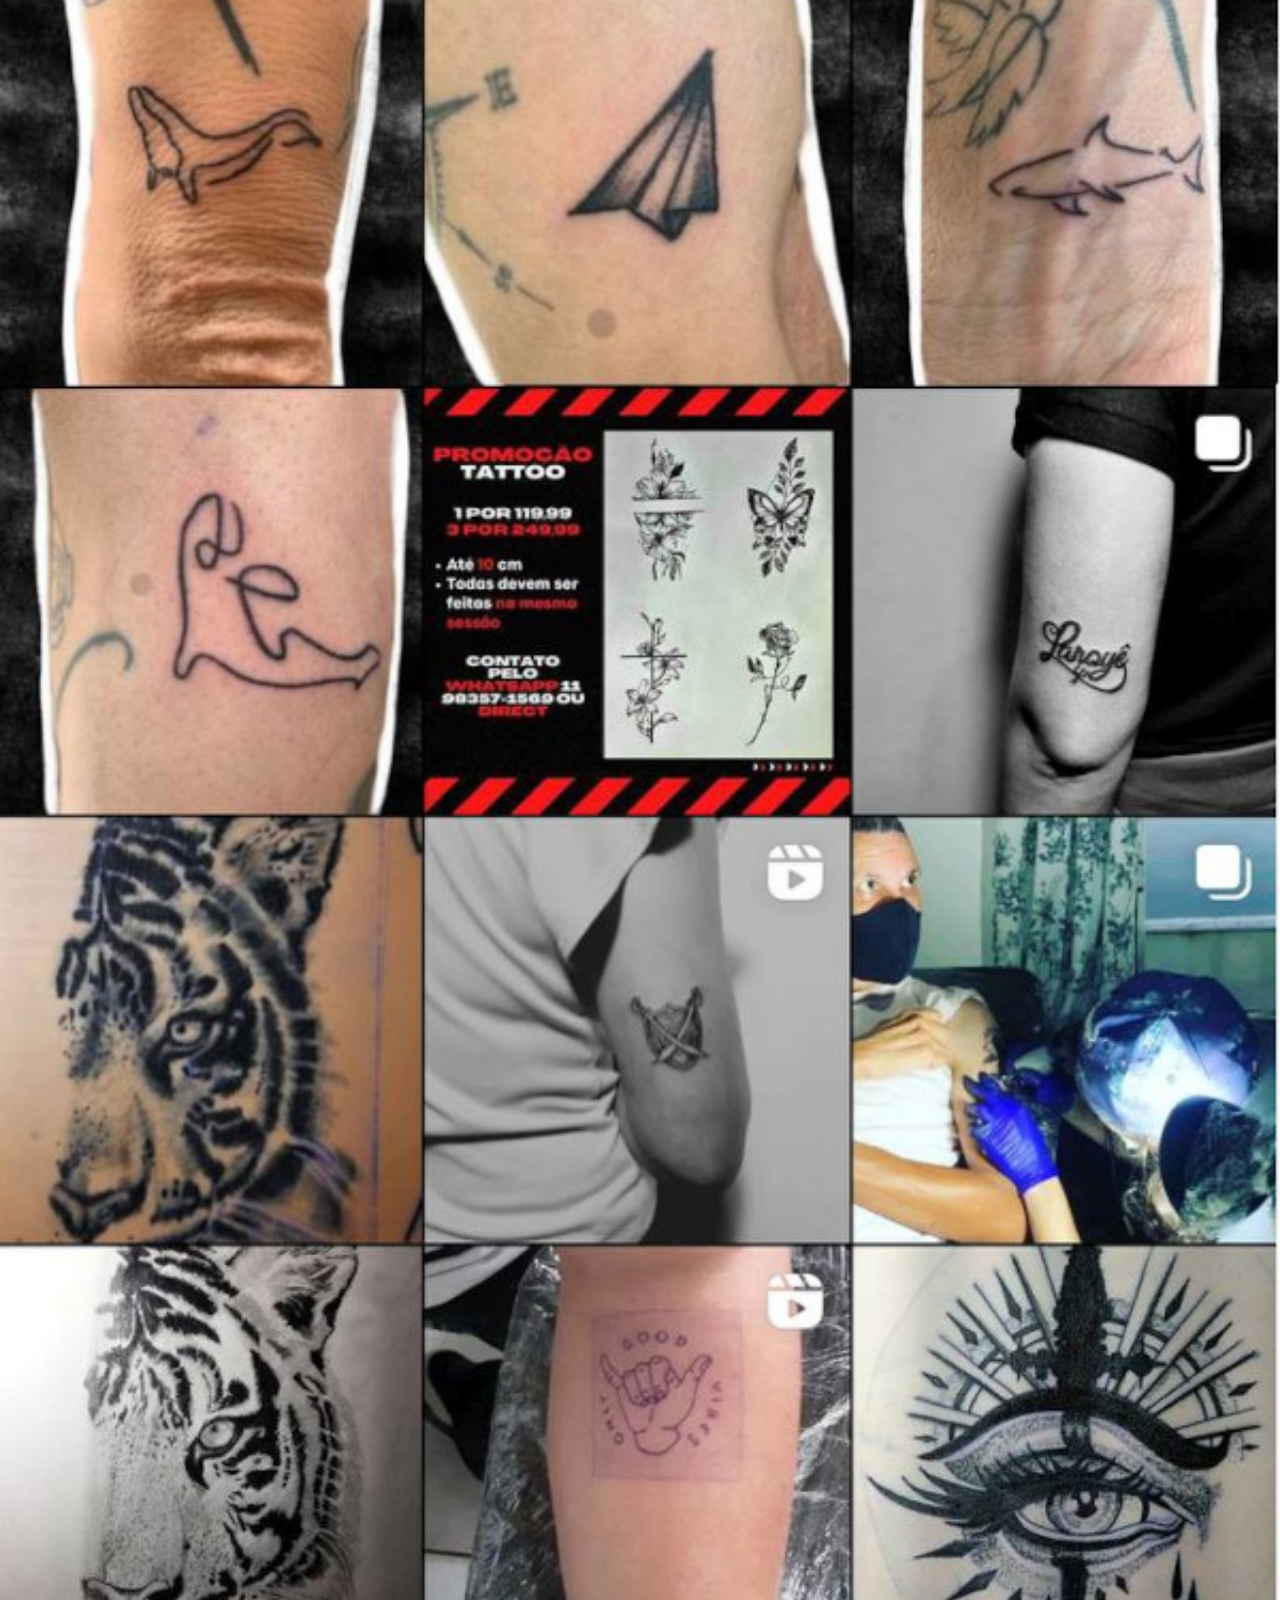
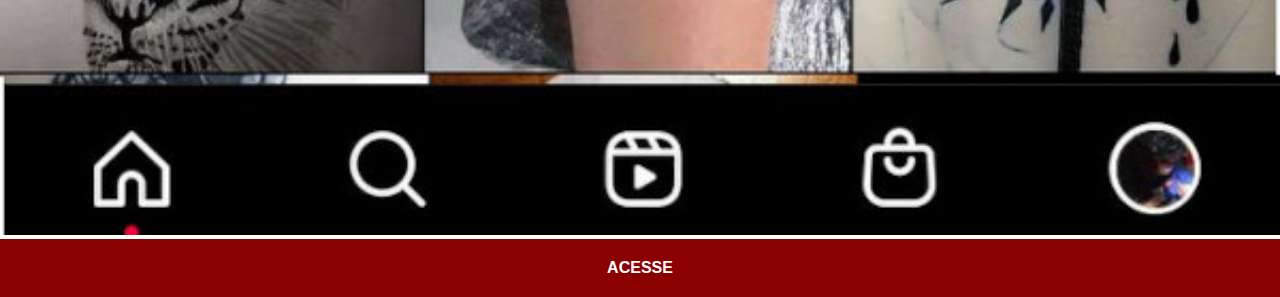
<file: instagram.html>
<!DOCTYPE html>
<html lang="pt-br">
<head>
    <meta charset="UTF-8">
    <meta name="viewport" content="width=device-width, initial-scale=1.0">
    <title>instagram</title>
    <link rel="stylesheet" href="estilos/socials.css">
</head>
<body>
    <img src="imagens/tela-instagram.jpg" alt="instagram">
    <a href="https://www.instagram.com/blake_tattoo_/" target="_blank">ACESSE
    </a>
</body>
</html>
</file>
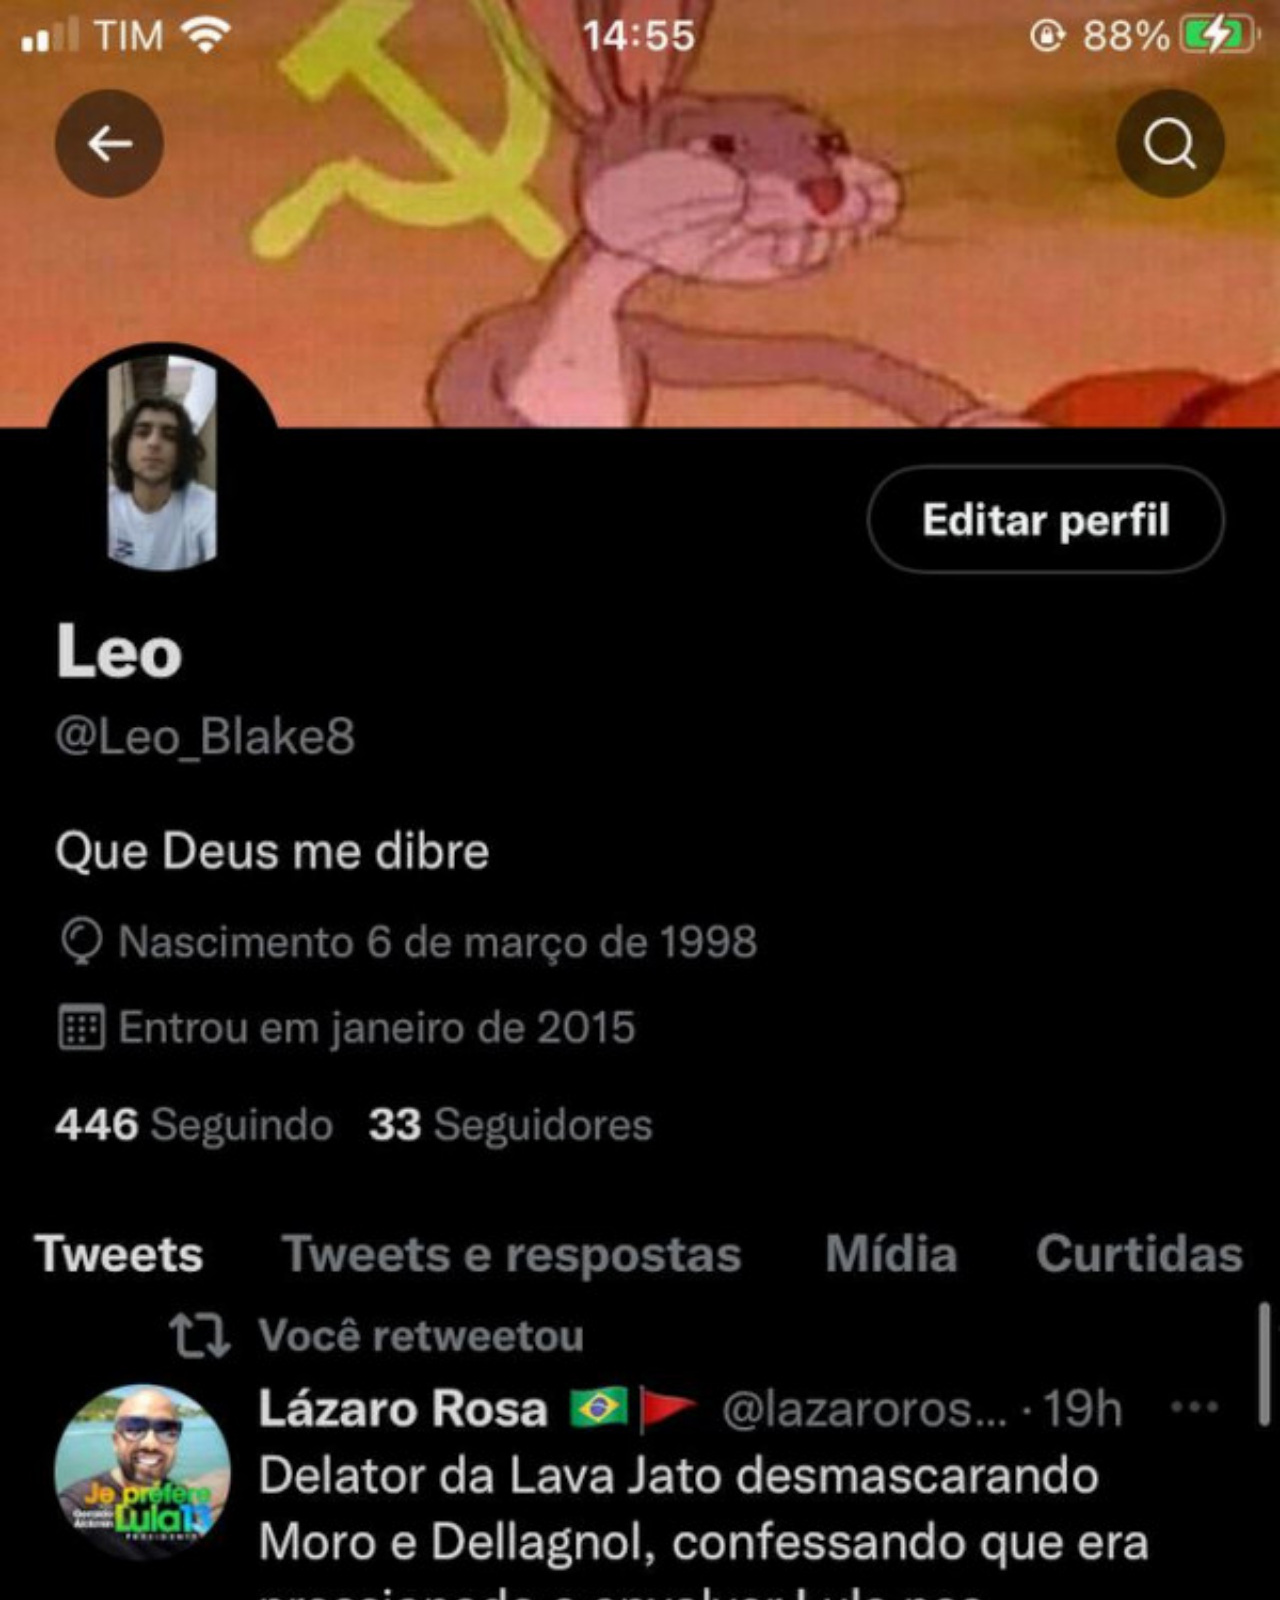
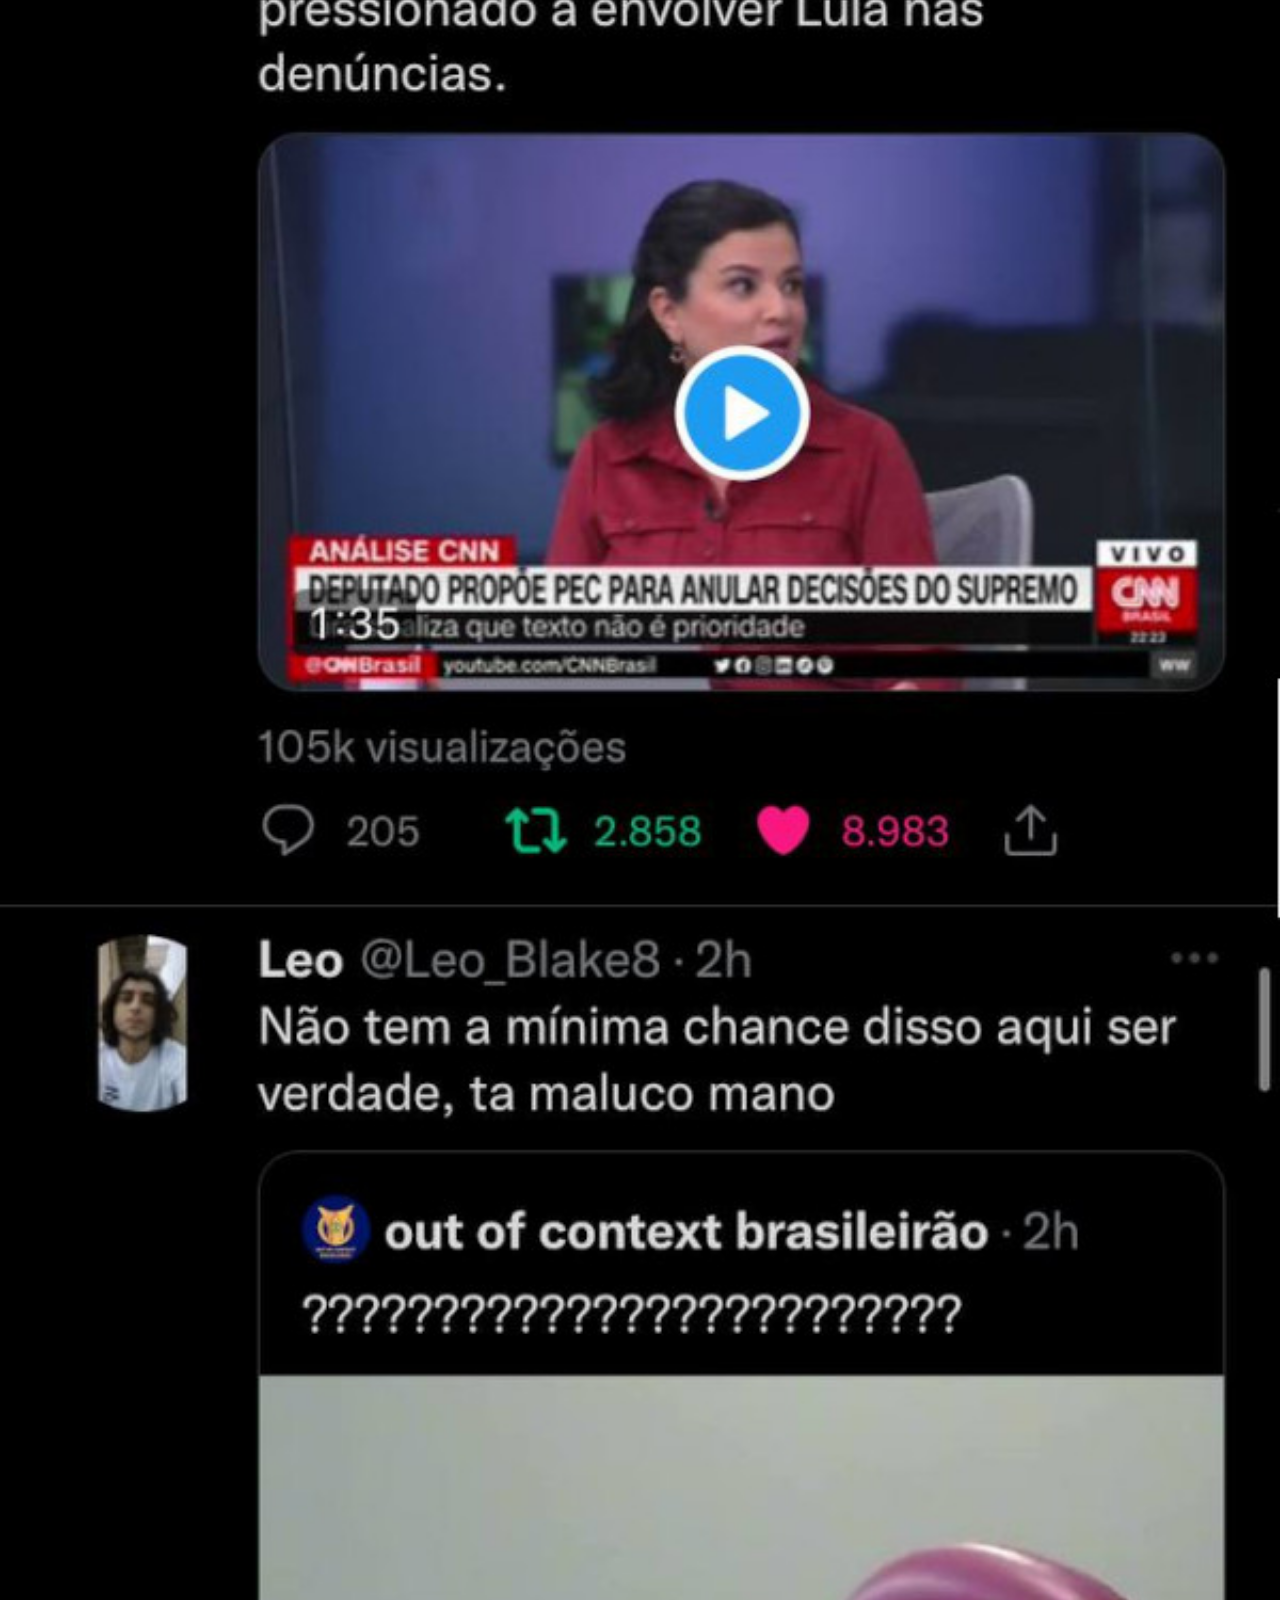
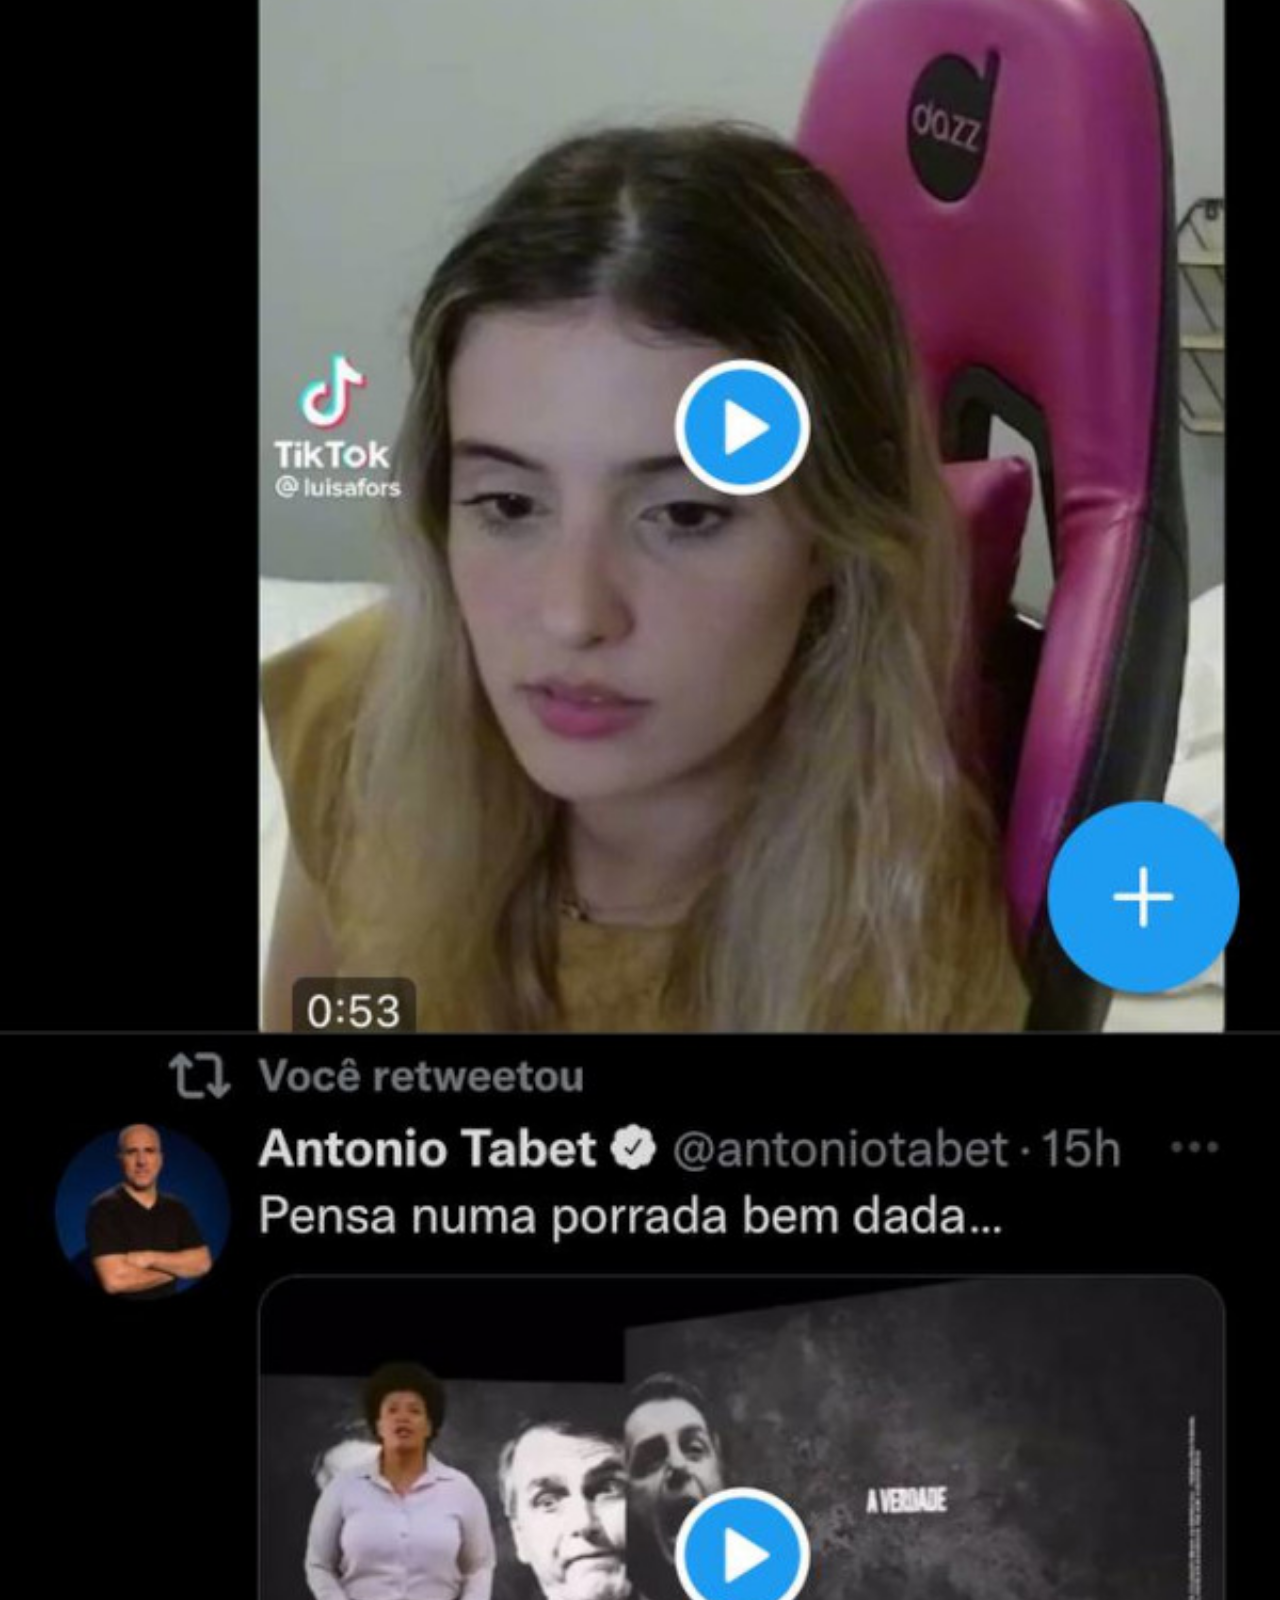
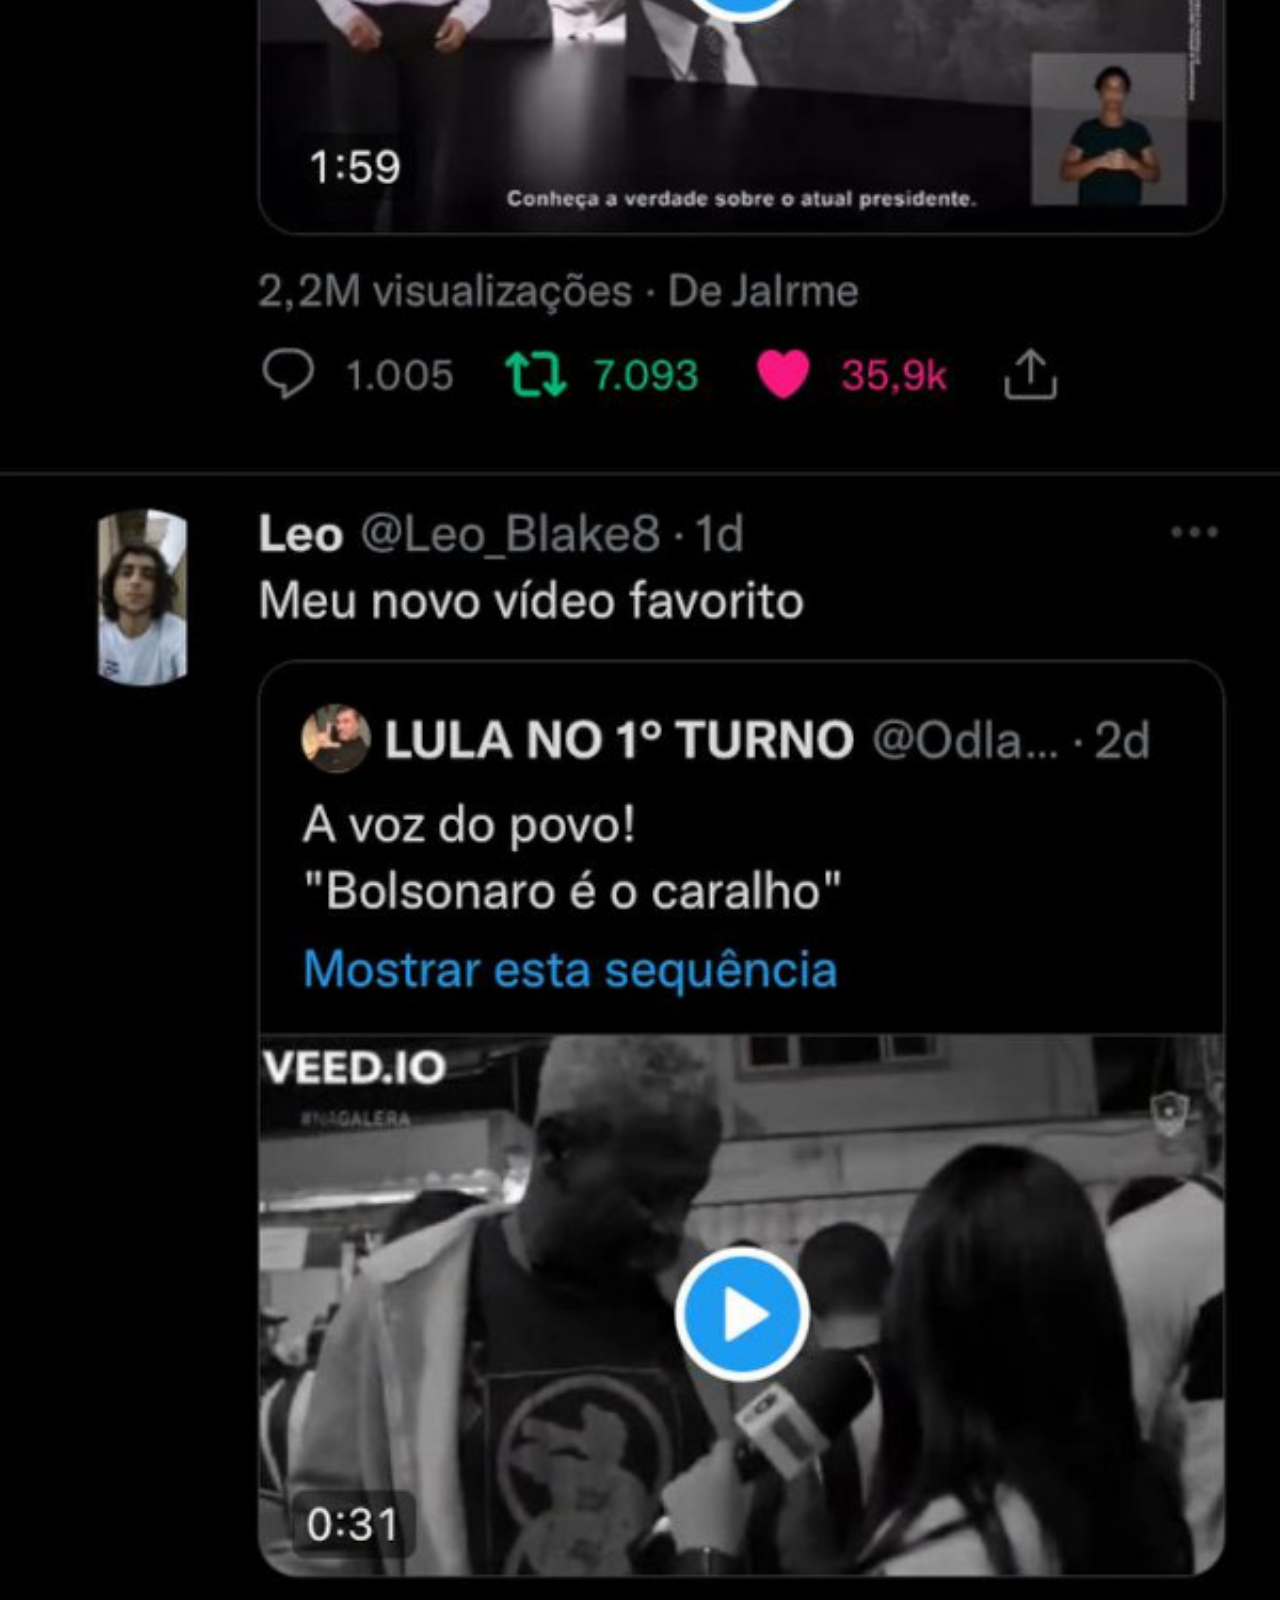
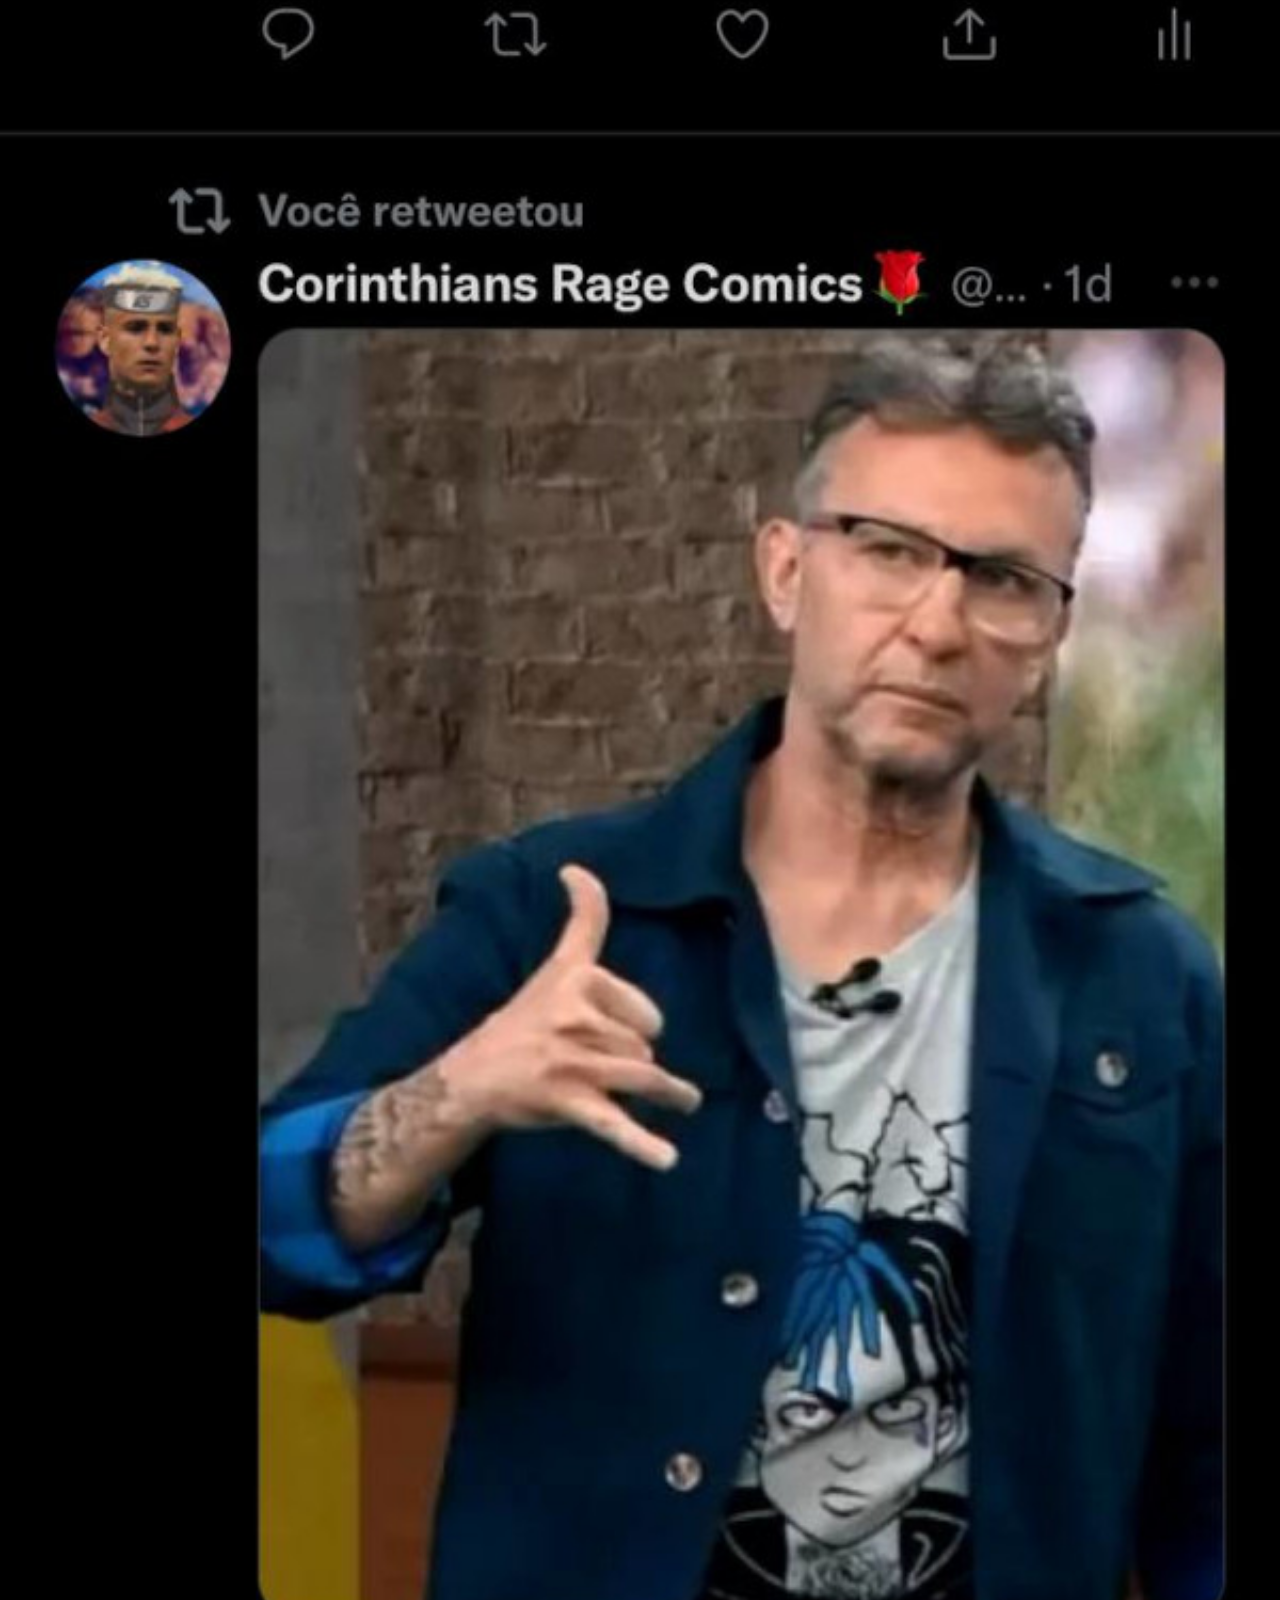
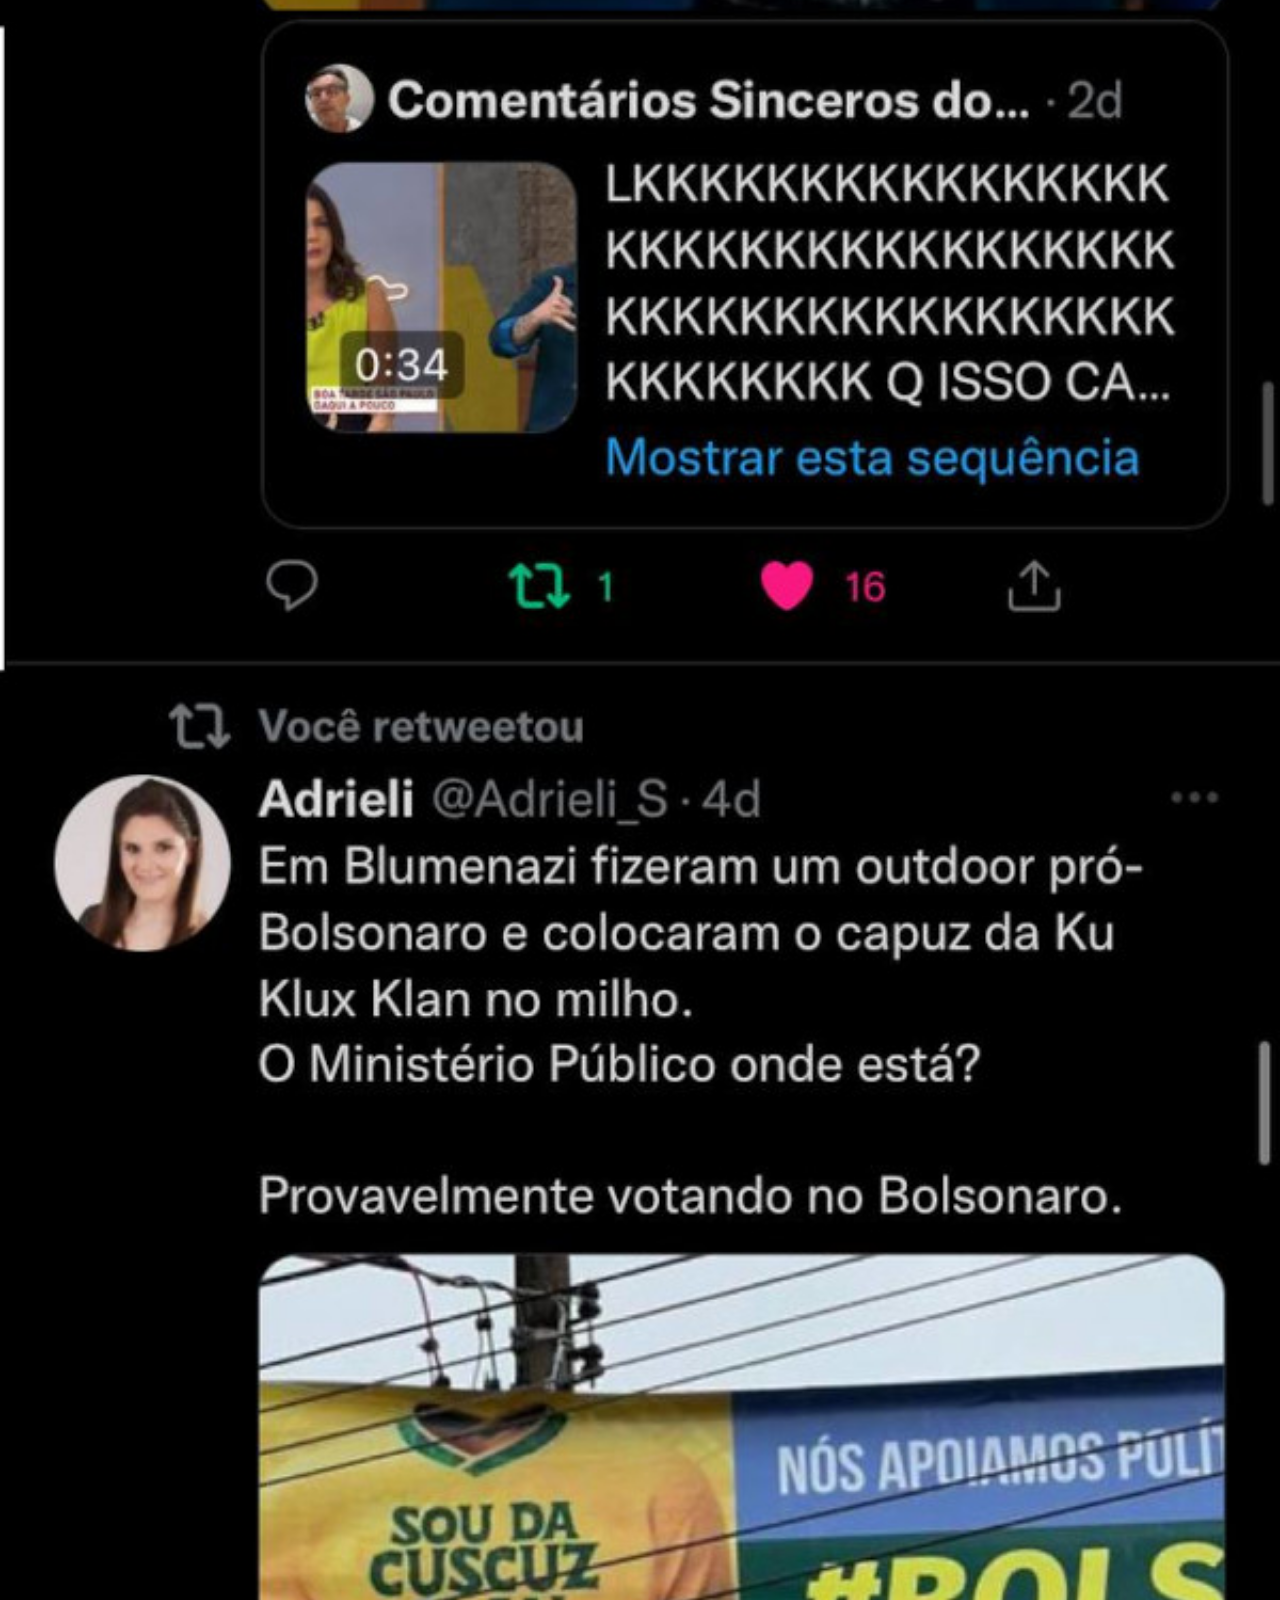
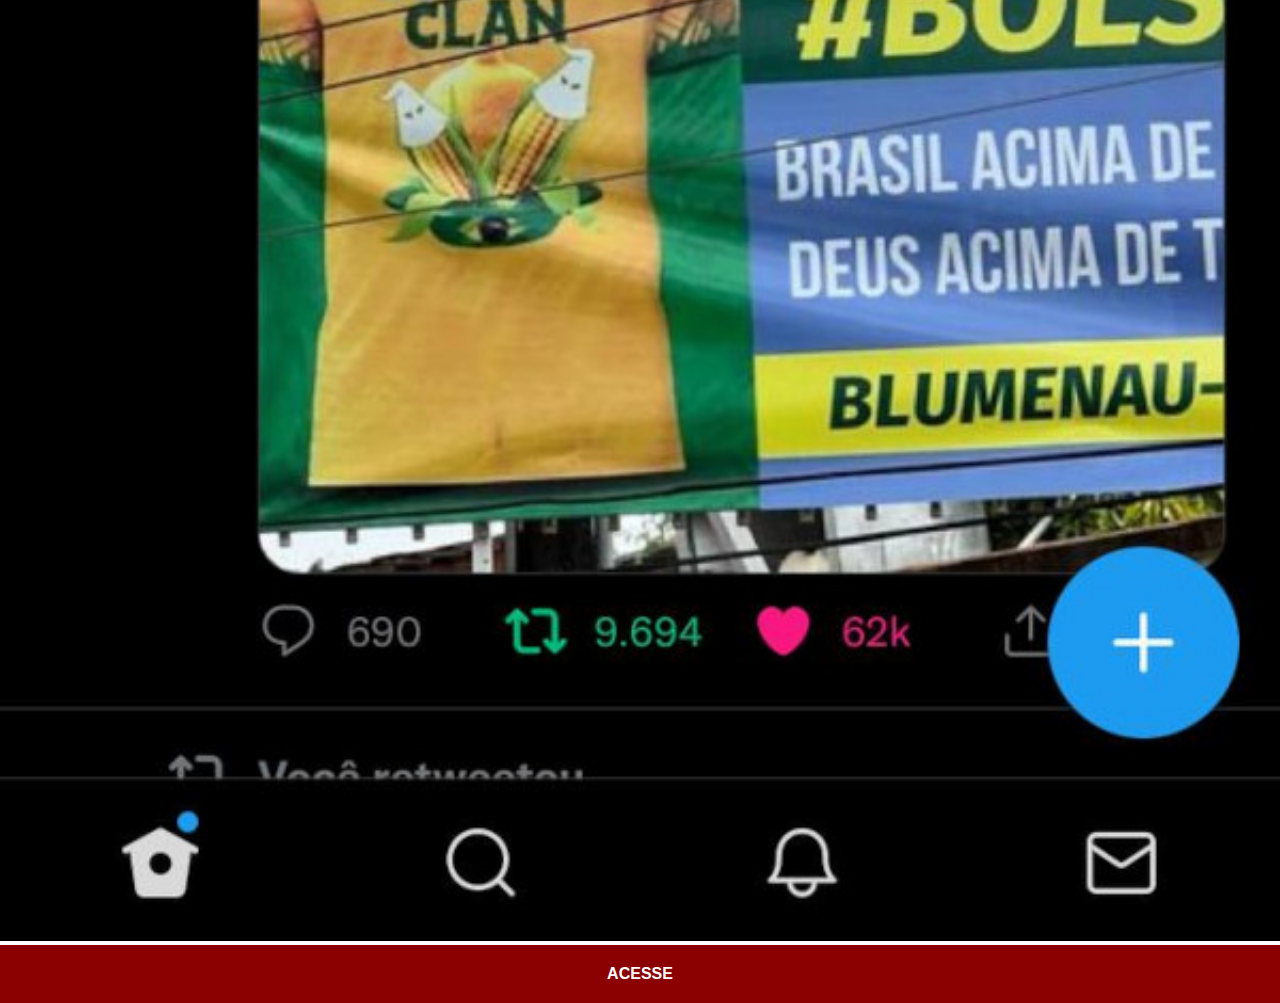
<file: twitter.html>
<!DOCTYPE html>
<html lang="pt-br">
<head>
    <meta charset="UTF-8">
    <meta name="viewport" content="width=device-width, initial-scale=1.0">
    <title>twitter</title>
    <link rel="stylesheet" href="estilos/socials.css">
</head>
<body>
    <img src="imagens/tela-twitter.jpg" alt="twitter">
    <a href="https://twitter.com/Leo_Blake8" target="_blank">ACESSE</a>
</body>
</html>
</file>
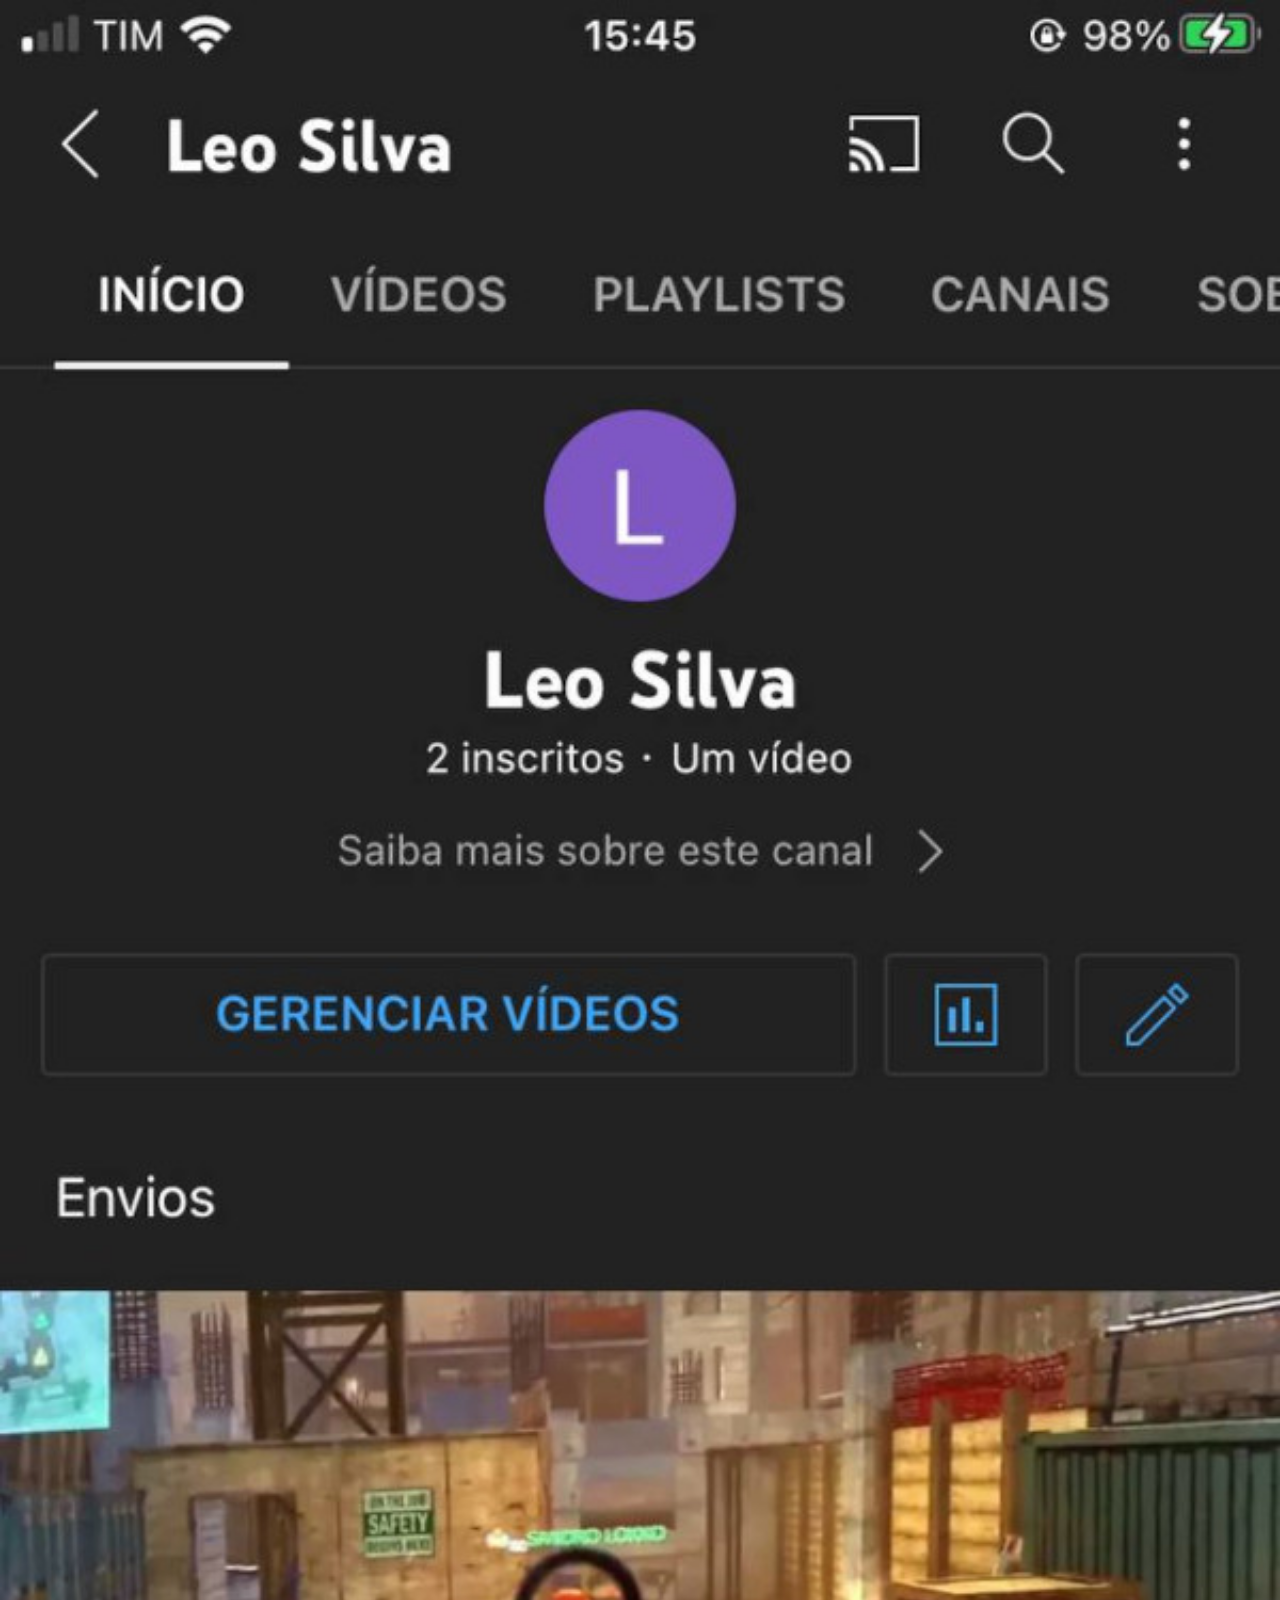
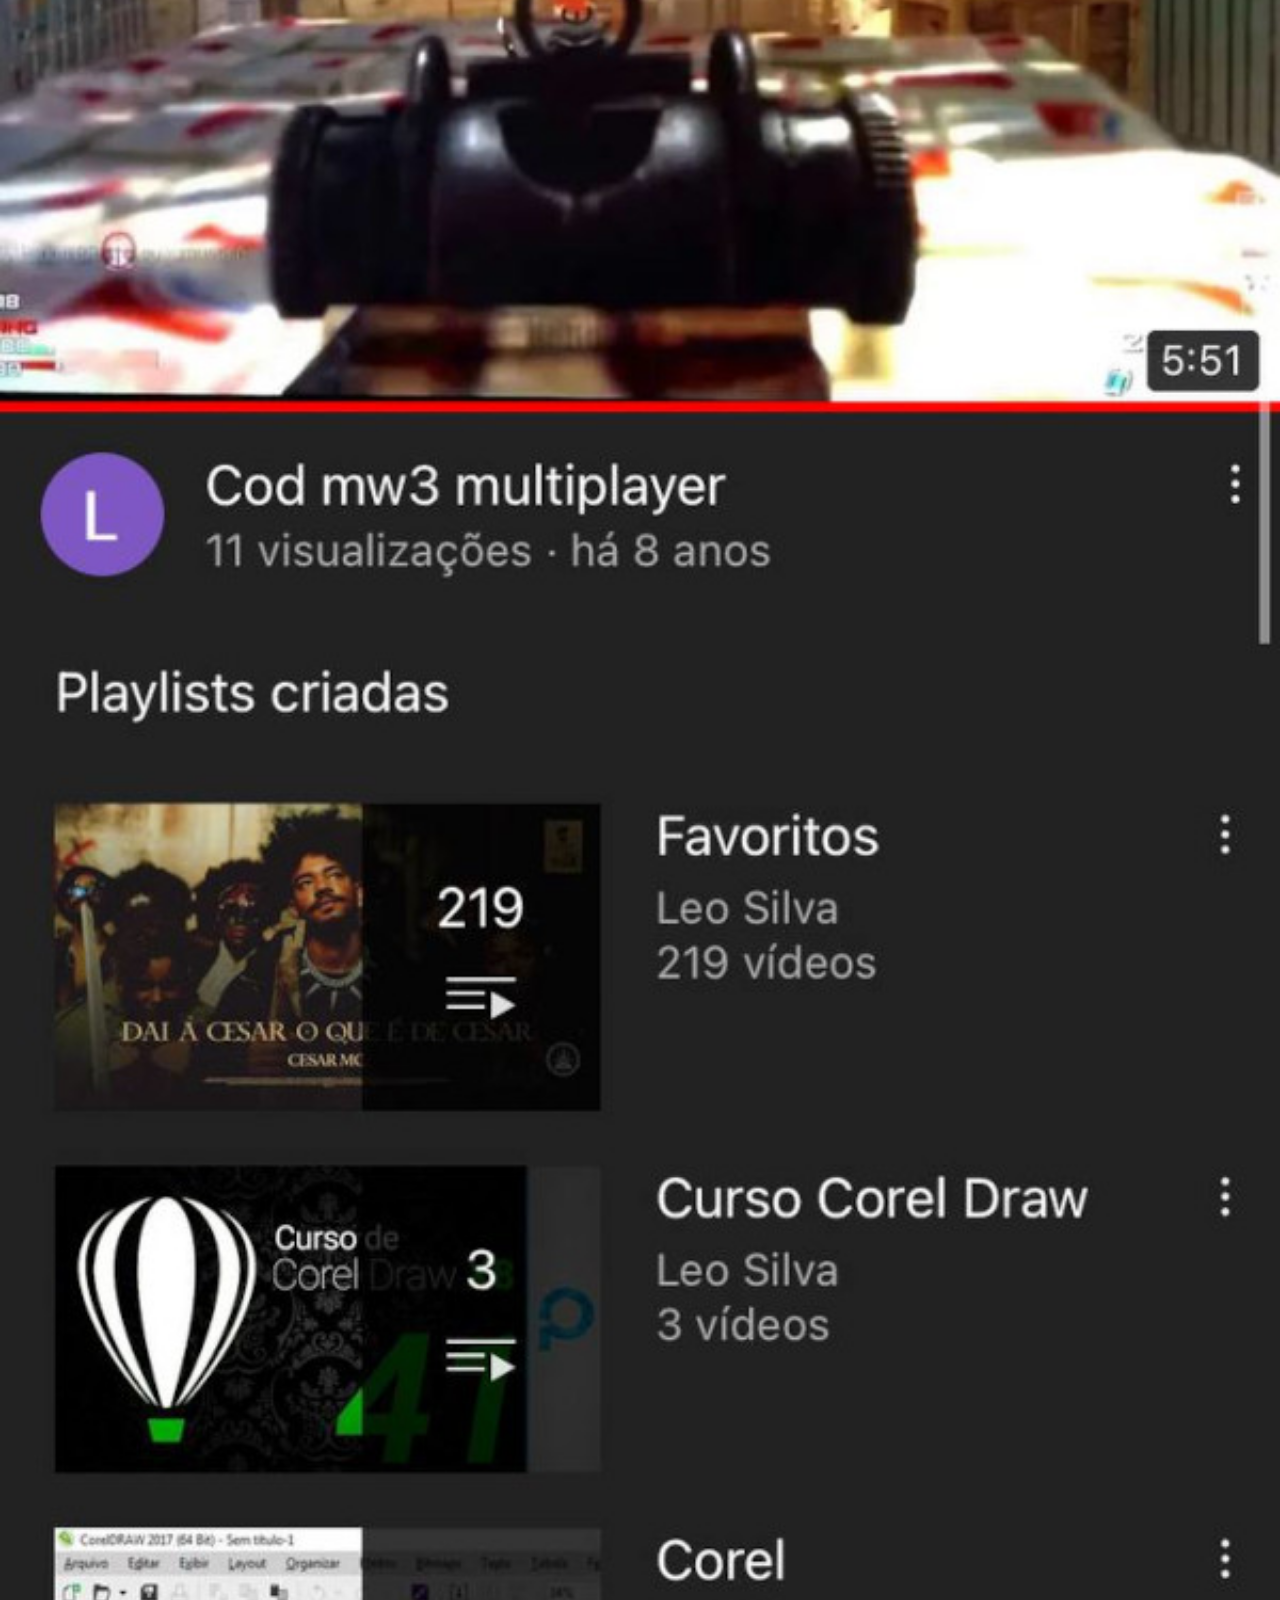
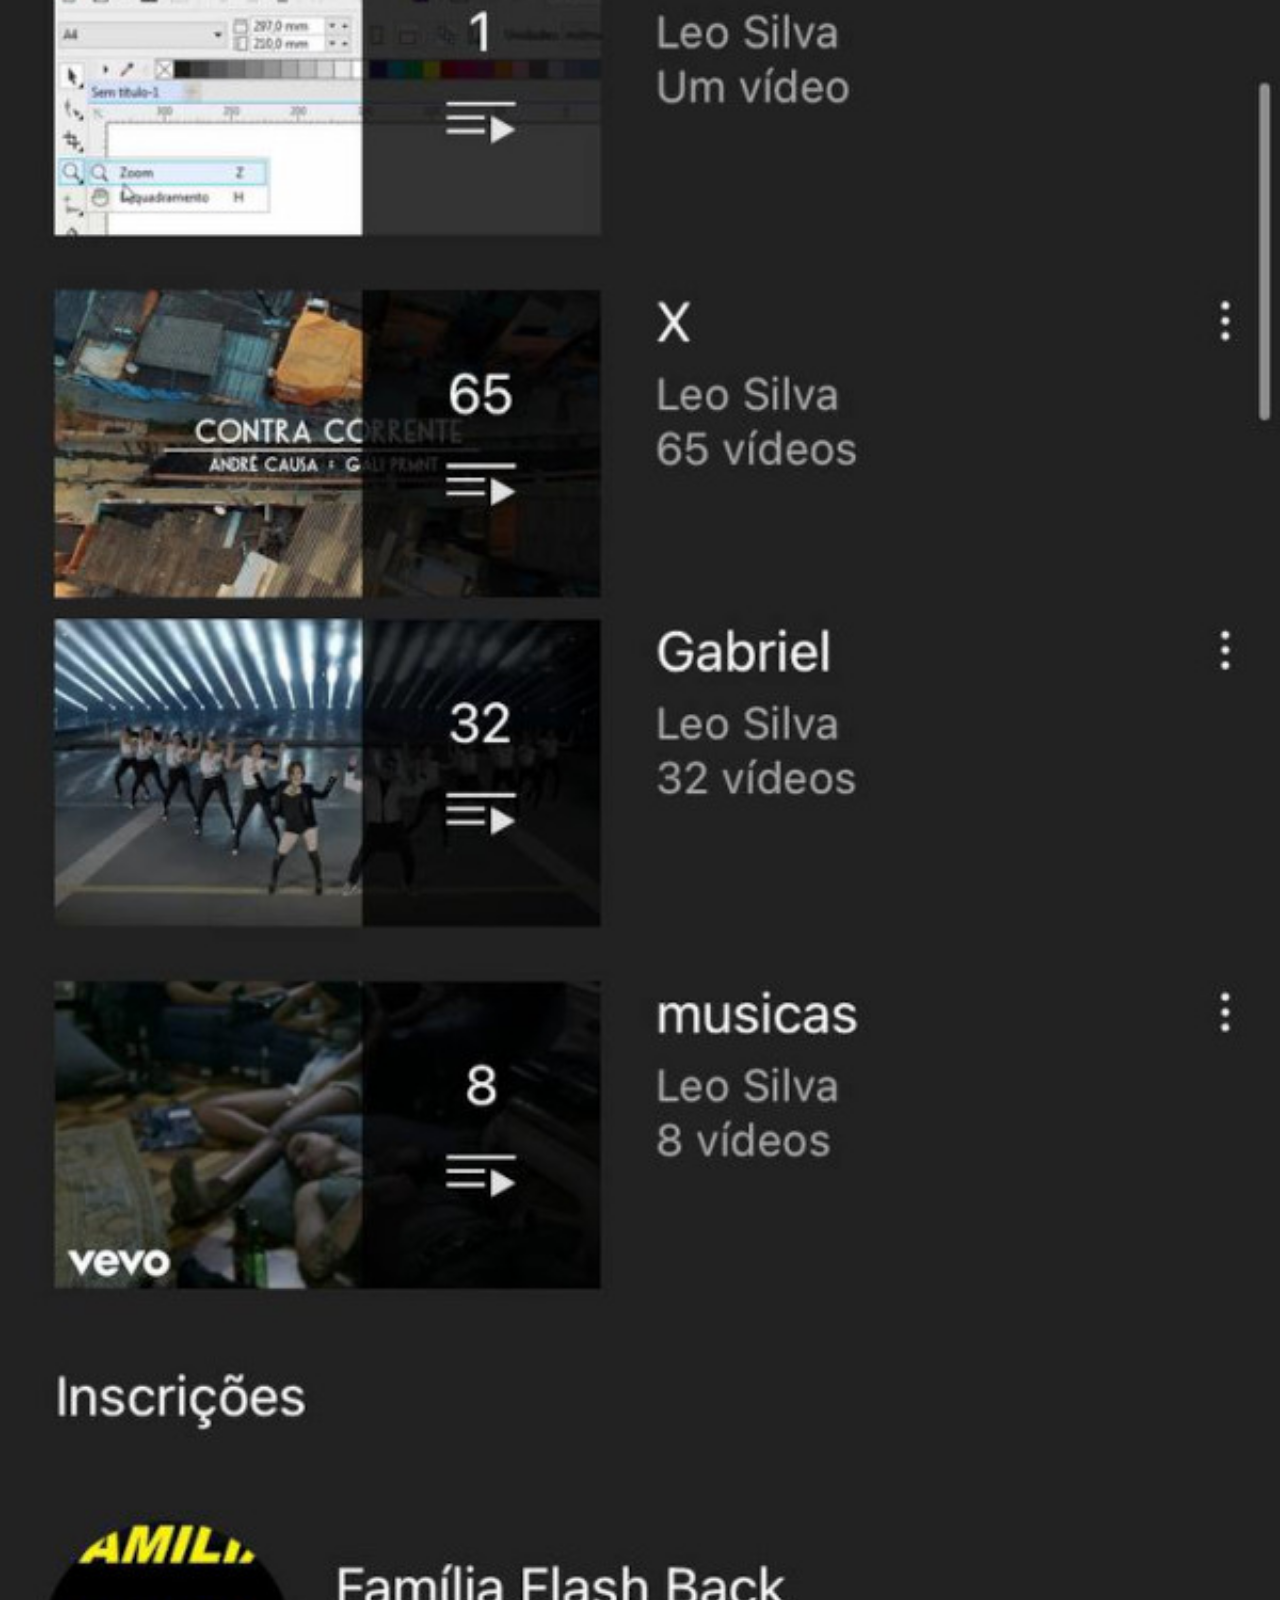
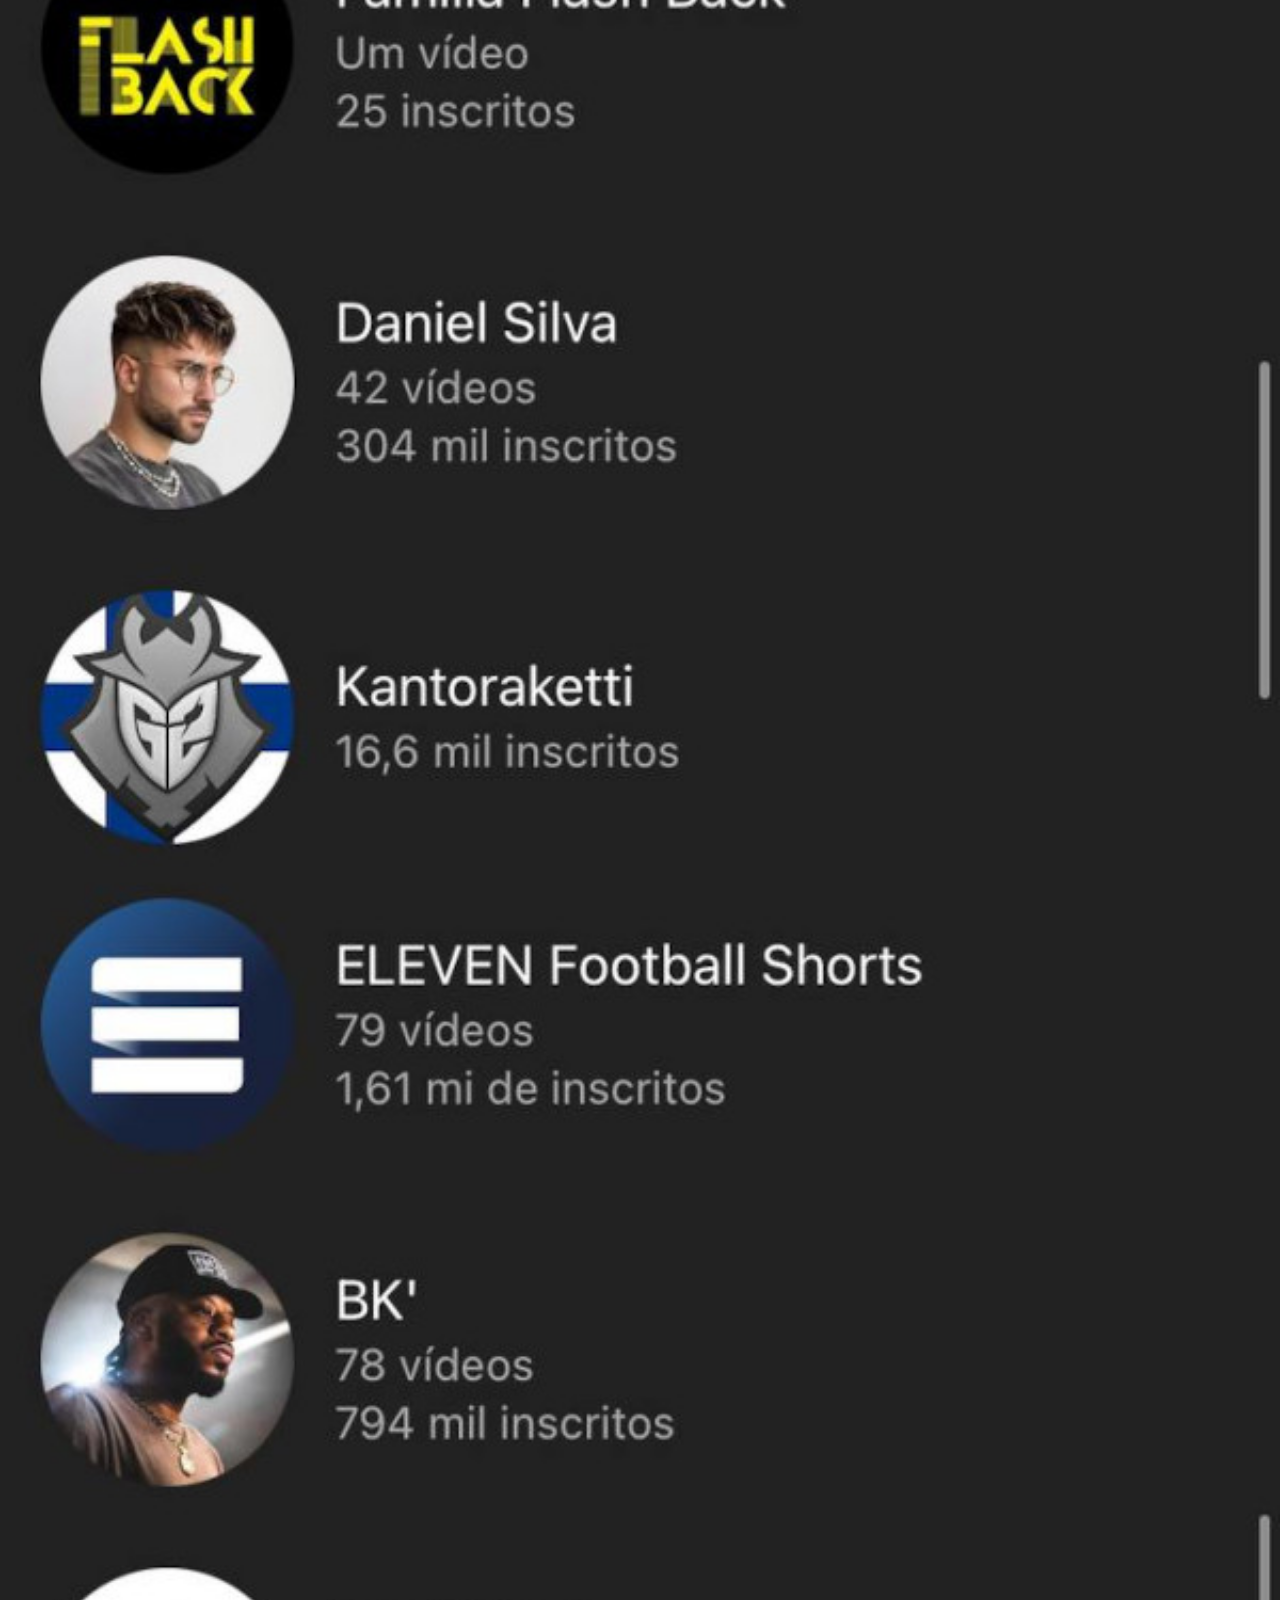
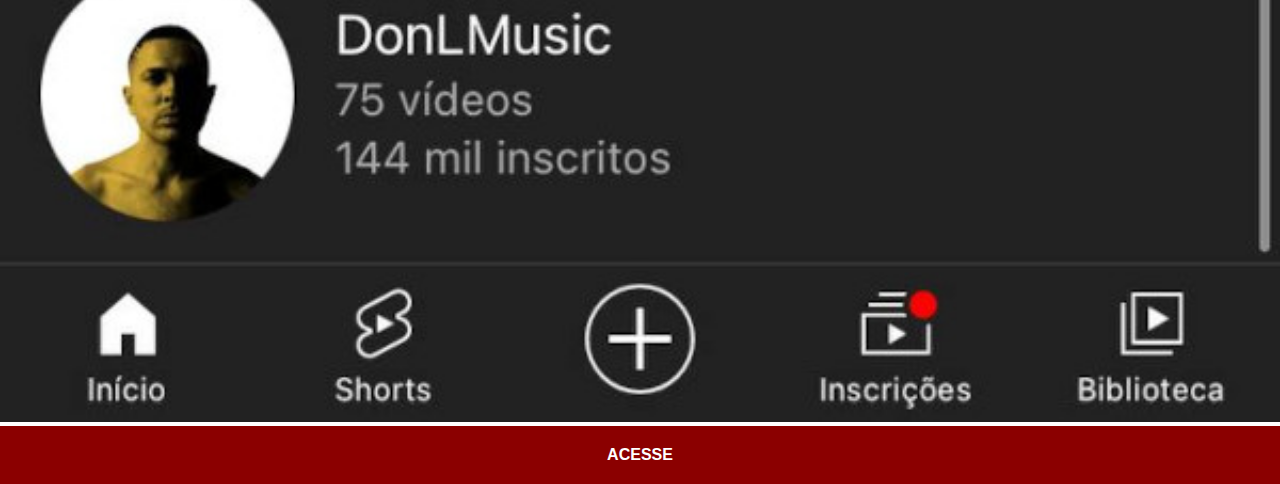
<file: youtube.html>
<!DOCTYPE html>
<html lang="pt-br">
<head>
    <meta charset="UTF-8">
    <meta name="viewport" content="width=device-width, initial-scale=1.0">
    <title>youtube</title>
    <link rel="stylesheet" href="estilos/socials.css">
</head>
<body>
    <img src="imagens/tela-youtube.jpg" alt="Youtube">
    <a href="https://www.youtube.com/channel/UCjLrtISt7qYrNi7DzRgGAag" target="_blank">ACESSE</a>
</body>
</html>
</file>
<file: estilos/style.css>
@charset "UTF-8";

*{
    margin: 0px;
    padding: 0px;
    font-family: Arial, Helvetica, sans-serif;
    /*Tirando toda a margin e o padding da página*/
}

html, body{
    height: 100vh;
    width: 100vw;
    background-color: black;
    /*Colocando o (tamanho máximo) no documento*/
}

body{
    background: url(../imagens/fundo-madeira.jpg) no-repeat top center;
    background-size: cover;
    background-attachment: fixed;
    /*Imagem de fundo da página
    - background-size: cover - Para cobrir toda a tela
    - background-attachment: fixed - Para que a imagem fique
      fixa ao fundo*/

}

div.main{
    position: relative;
    background-image: linear-gradient(to bottom, #9B1C2F, #141414, #8F6990);
    height: 100vh;
}

div.telefone{
    position: absolute;
    /*-- Centralizando imagem-- 
        Usar os próximos 3 parametros para centralizar imagem ao meio*/
    top: 50%;
    left: 50%;
    transform: translate(-50%, -50%);
    
    /*-- Tamanho das imagens-- 
        Para descobrir os tamanhos da imagem basta
        abrir no gimp e ver em propriedades de imagem*/
    height: 627px;
    width: 311px;
    background: url(../imagens/frame-iphone.png) no-repeat;
}

iframe#tela{
    /* 
    --POSICIONAMENTO TELA
    O posicionamento foi feito com relative para poder colocar 
    o top e o left
    Mas com os testes feitos, também pode ser feito com margin
    left e margin top--
    */
    position: relative;
    top: 78px;
    left: 20px;
    width: 267px;
    height: 471px;
}

div.redes-sociais{
    text-align: right;
    padding-right: 2vw;

    
    
}

div.redes-sociais img{
    width: 50px;
    margin: 10px;
    /*Para deixar as imagens em circulos*/
    border-radius: 50%;
    box-shadow: 2px 2px 5px rgba(0, 0, 0, 0.39);
    /*Para conseguir colocar a sombra logo abaixo precisa
    definir primeiro esse atributo */
    box-sizing: border-box;
}

/*Quando o mouse estiver em cima dos icones-menus*/
div.redes-sociais img:hover{
    border: 2px solid white;
    /*Posicionando para destacar*/
    transform: translate(-3px, -3px);
    /*Como mexeu na posição, temos que refazer a sombra para
    ficar correta*/
    box-shadow: 5px 5px 10px rgba(0, 0, 0, 0.63);
    /*Delay para animação feita acima*/
    transition: transform 0.2s, border 1s;
}
</file>
<file: estilos/socials.css>
@charset "UTF-8";

  *{
    margin: 0px;
    padding: 0px;
    font-family: Arial, Helvetica, sans-serif;
   }

   /*TIRAR O SCROLL DA PAGINA
   Para tirar o scroll do iframe foi utilizado esse webkit*/
   ::-webkit-scrollbar{
    width: 0px;
    height: 0px;
   }

   img{
    width: 100vw;
   }

   a{
    display: block;
    color: white;
    background-color: darkred;
    padding: 20px;
    text-align: center;
    font-weight: bolder;
    text-decoration: none;
   }
   a:hover{
    background-color: red;
   }
</file>
